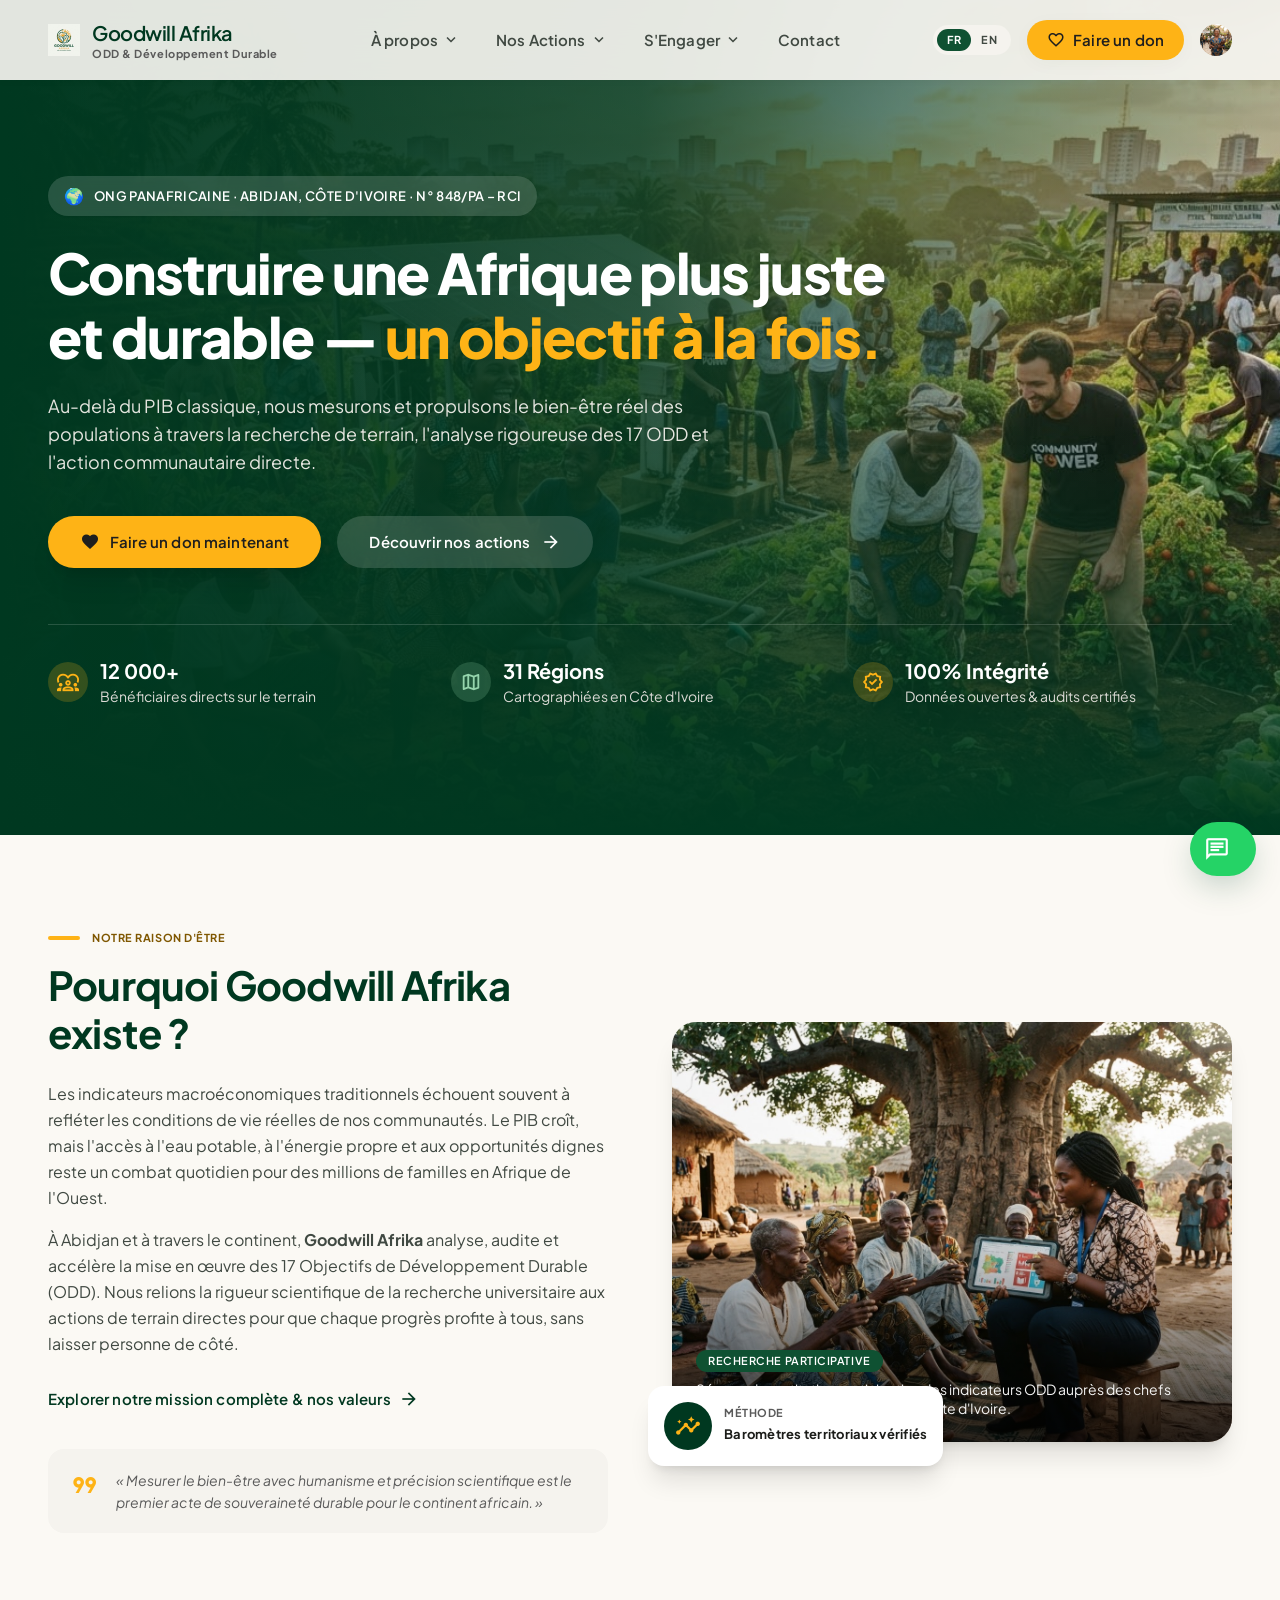
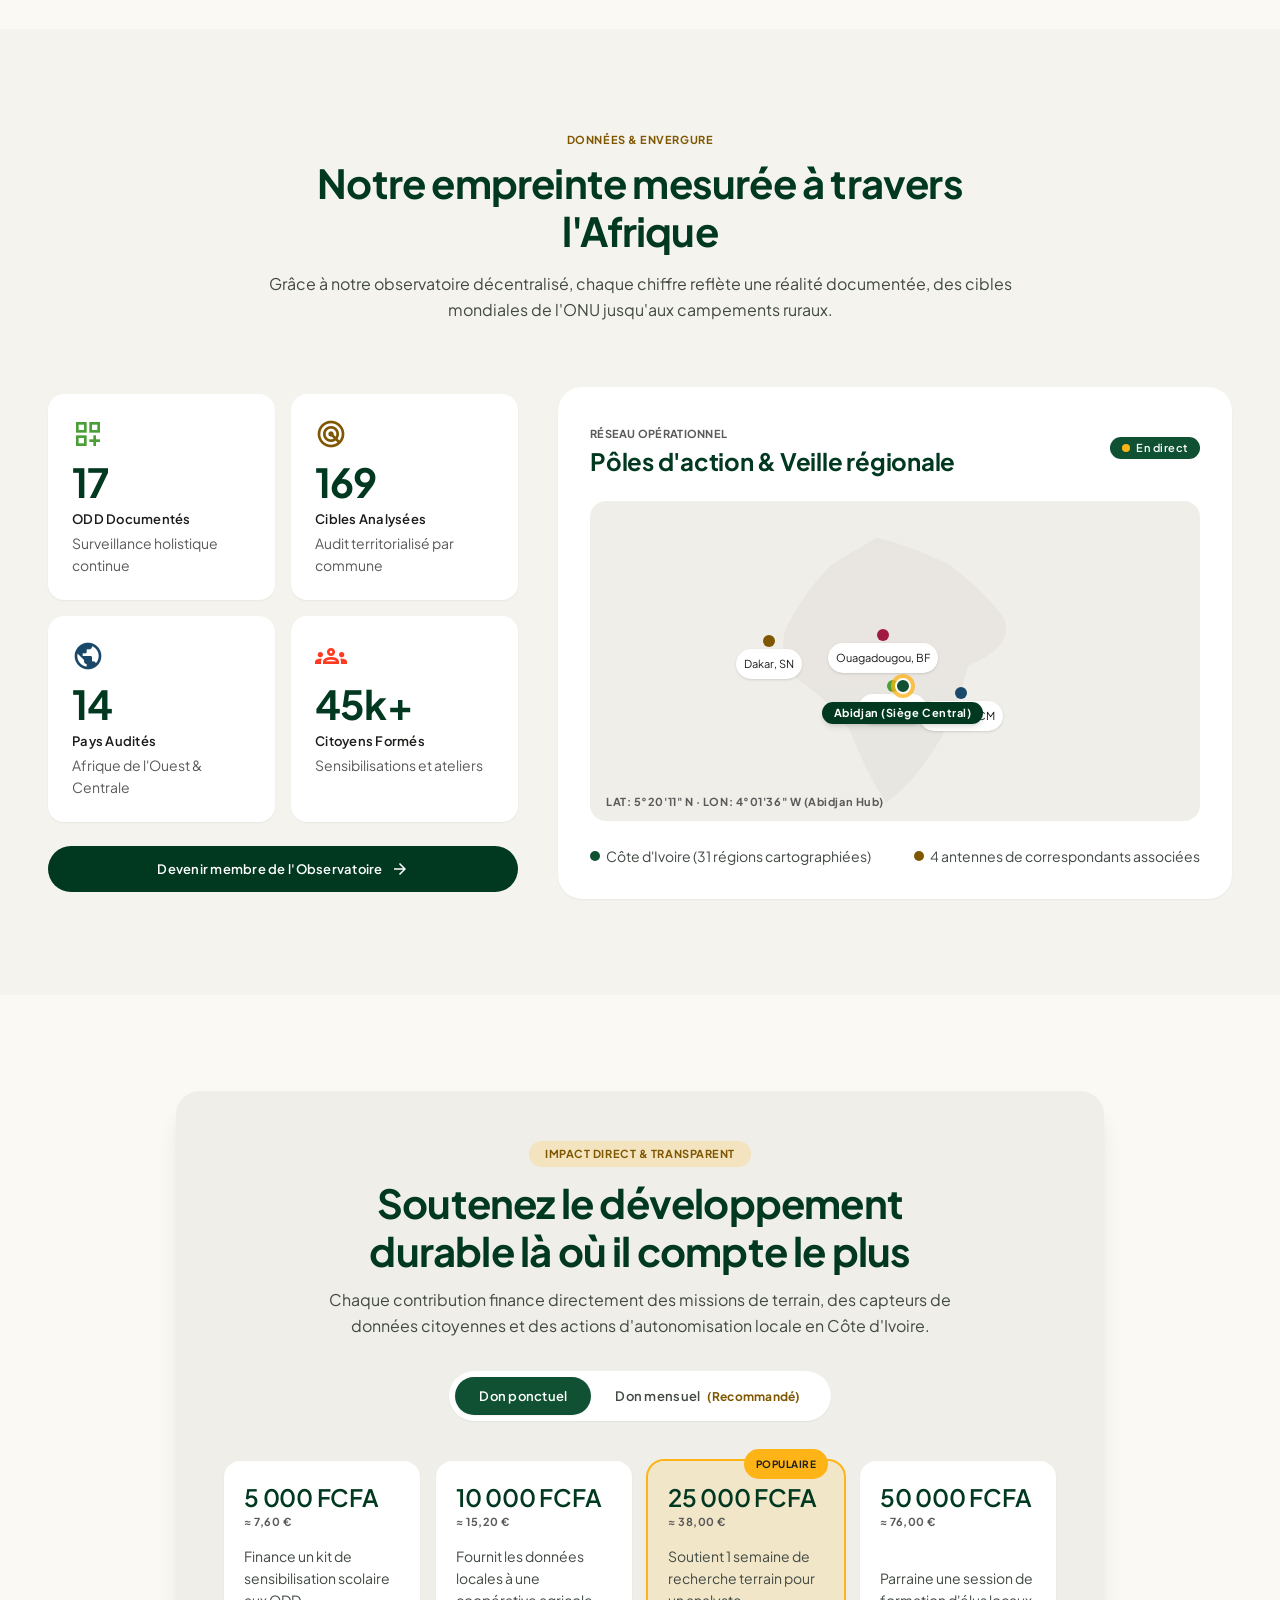
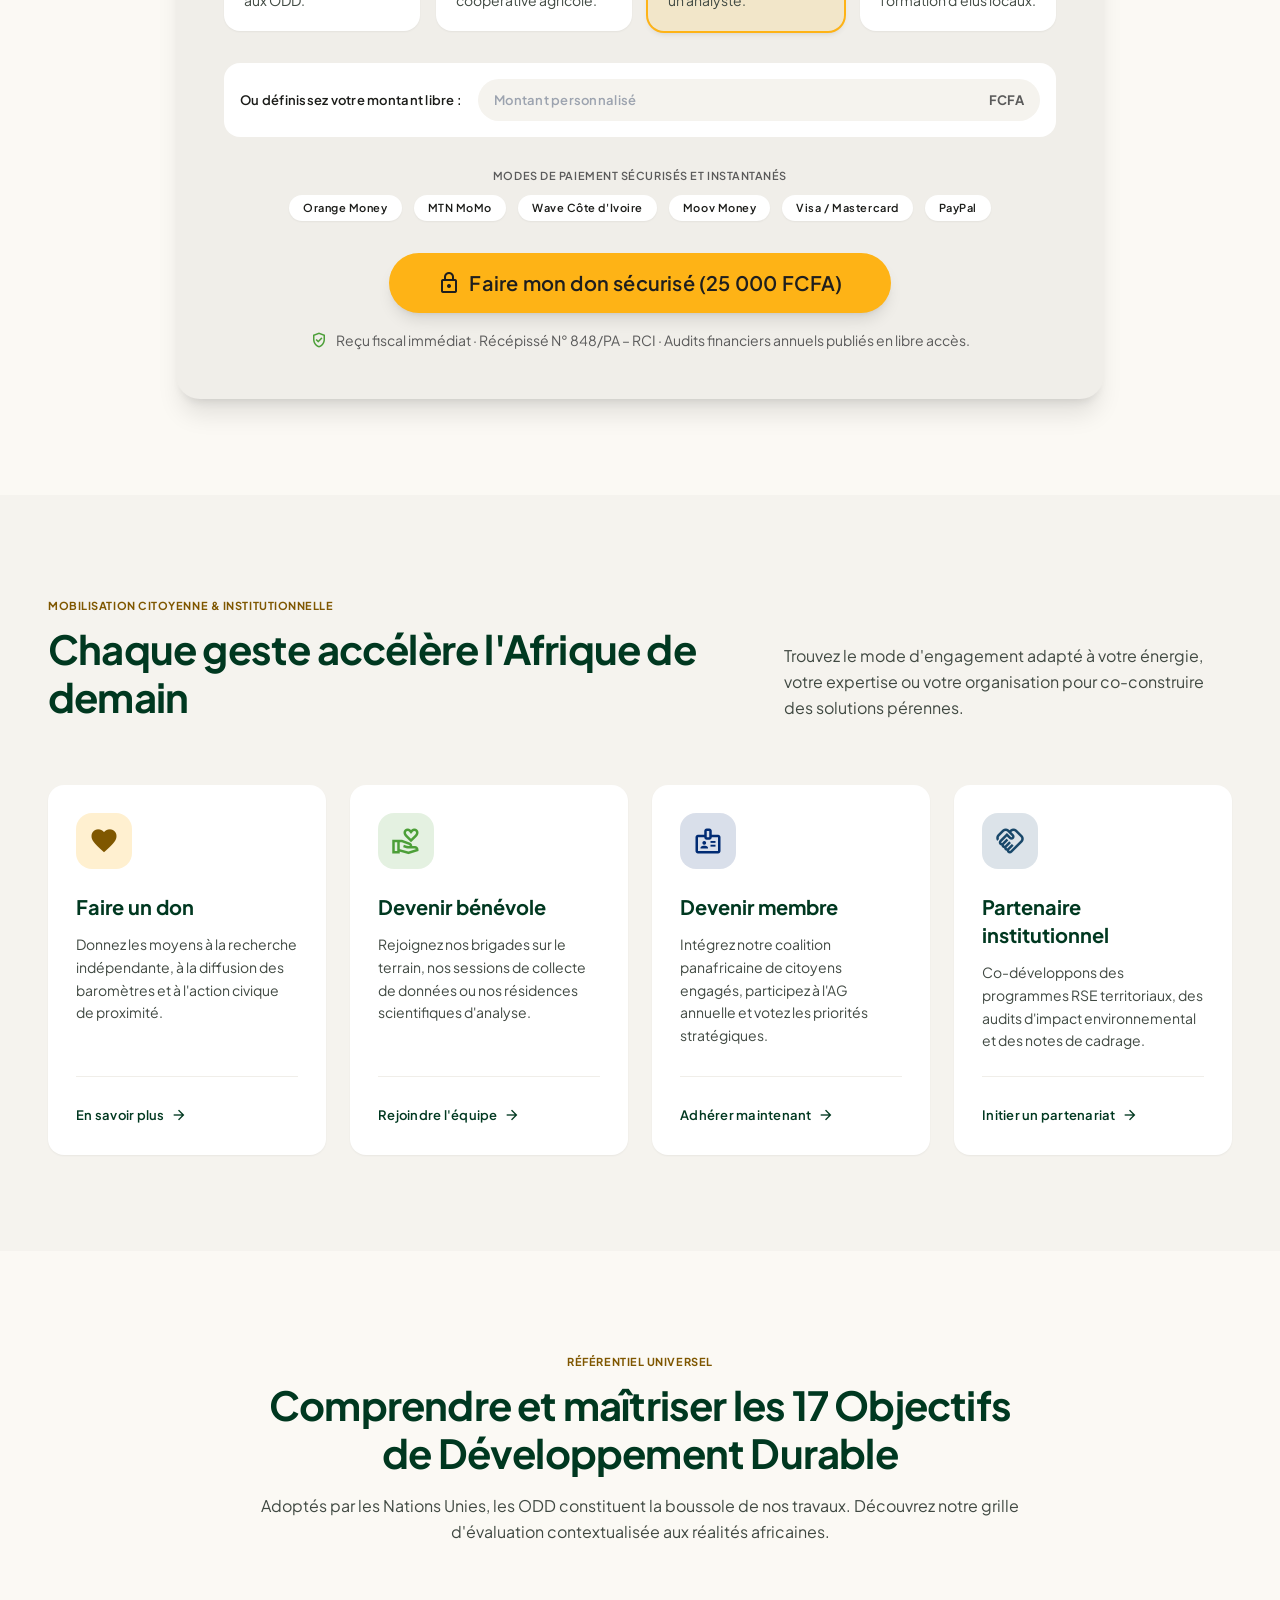
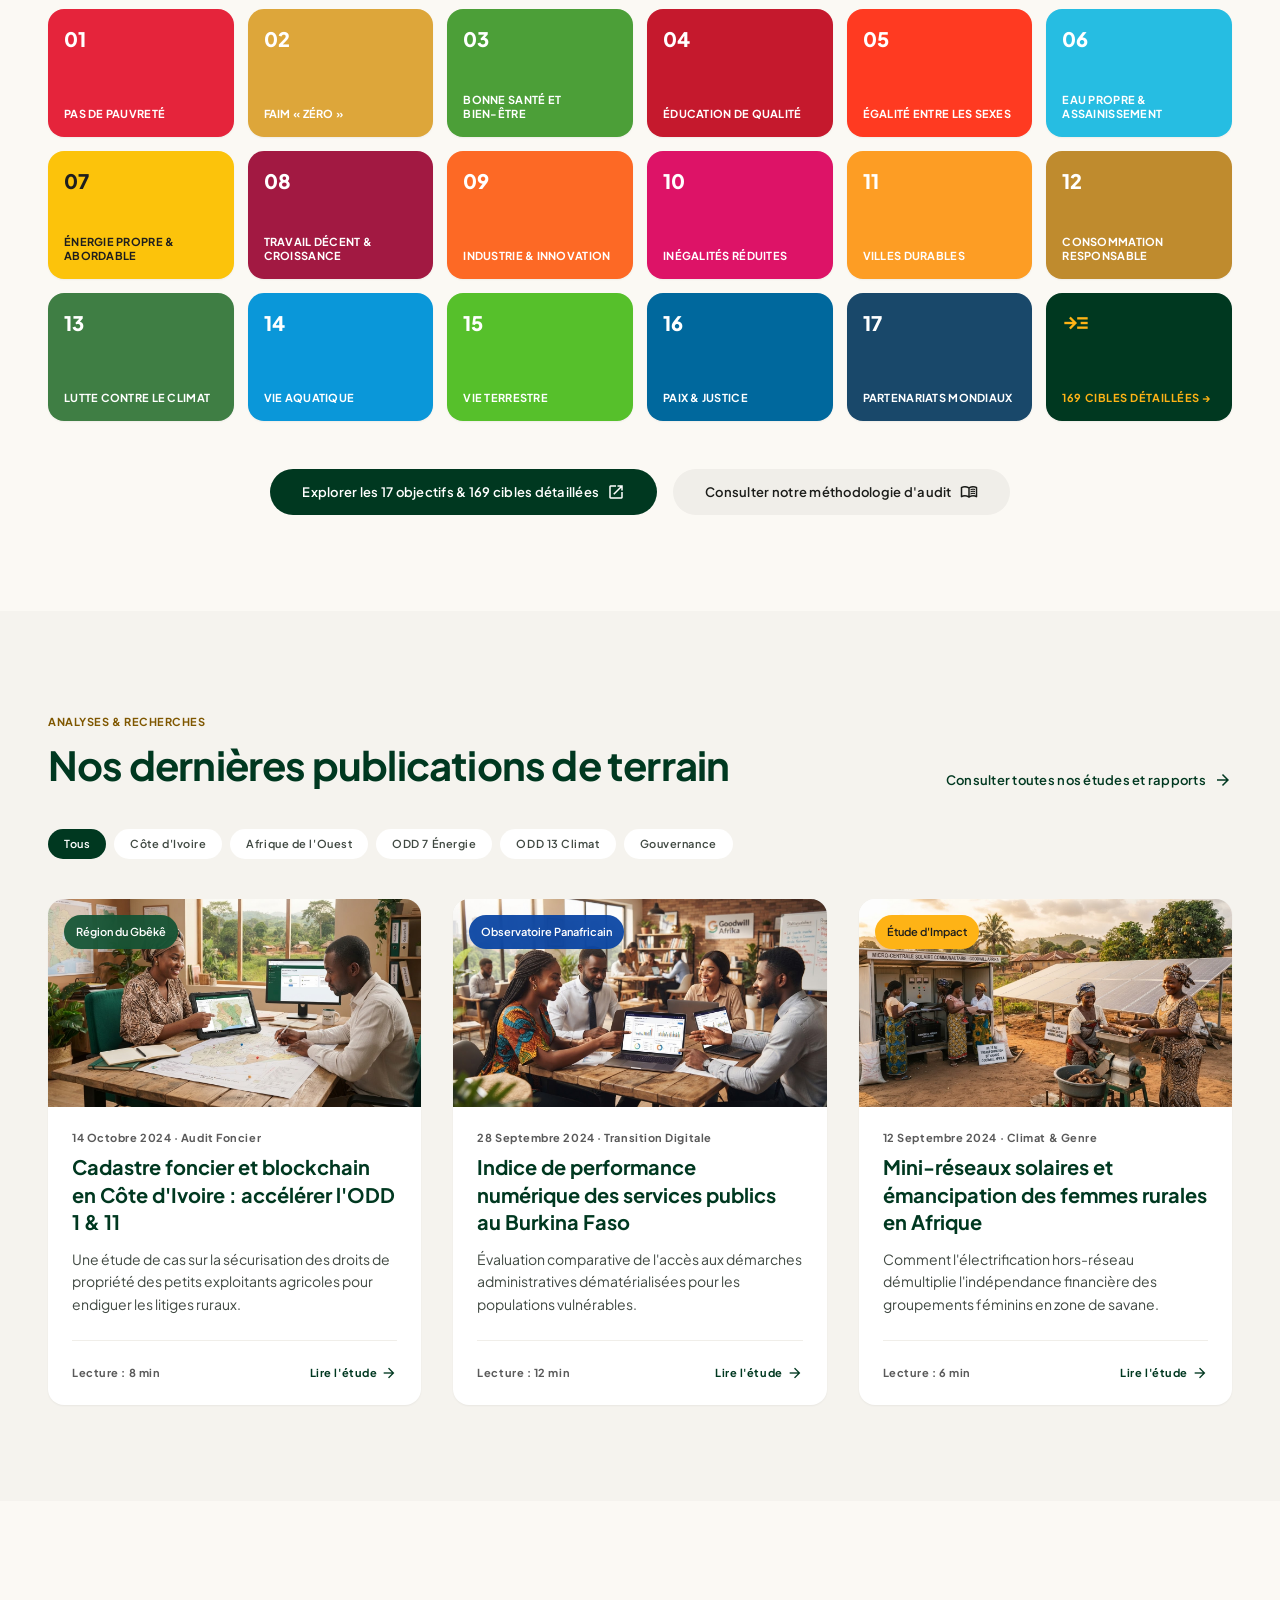
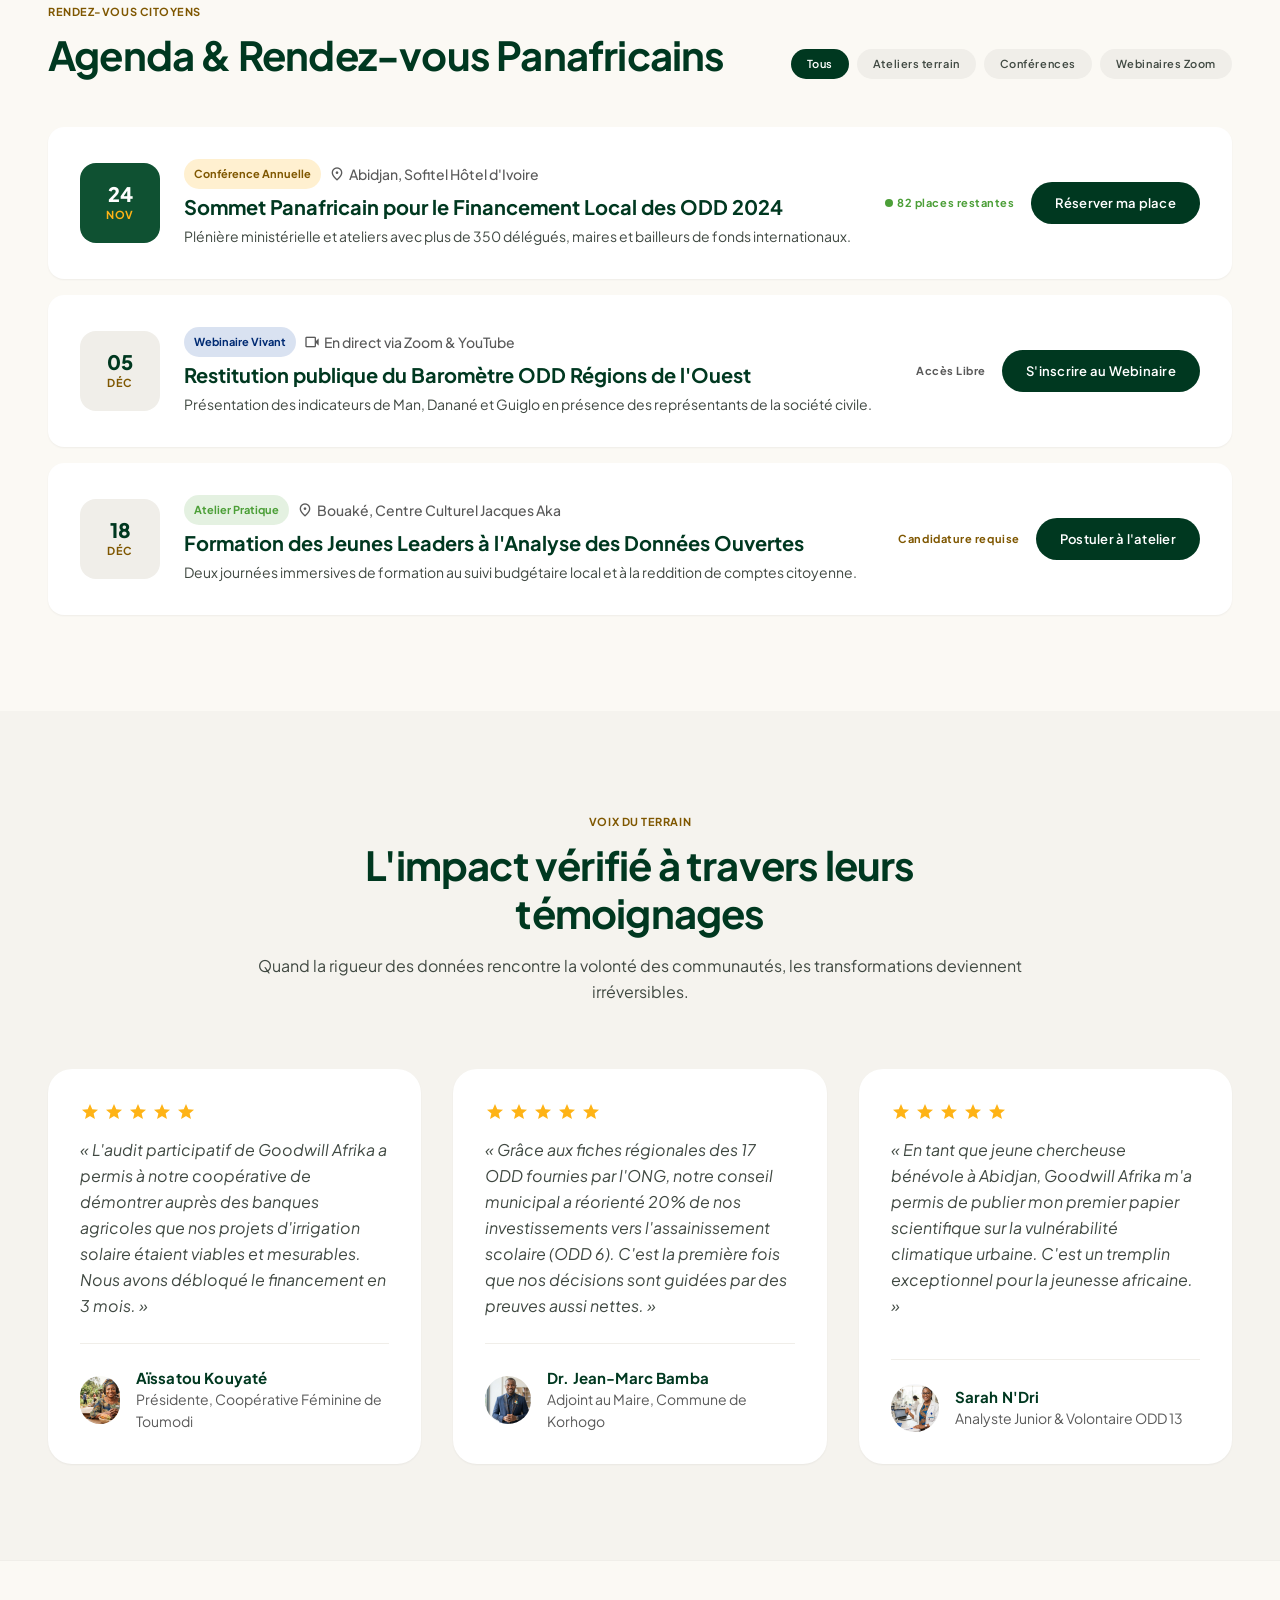
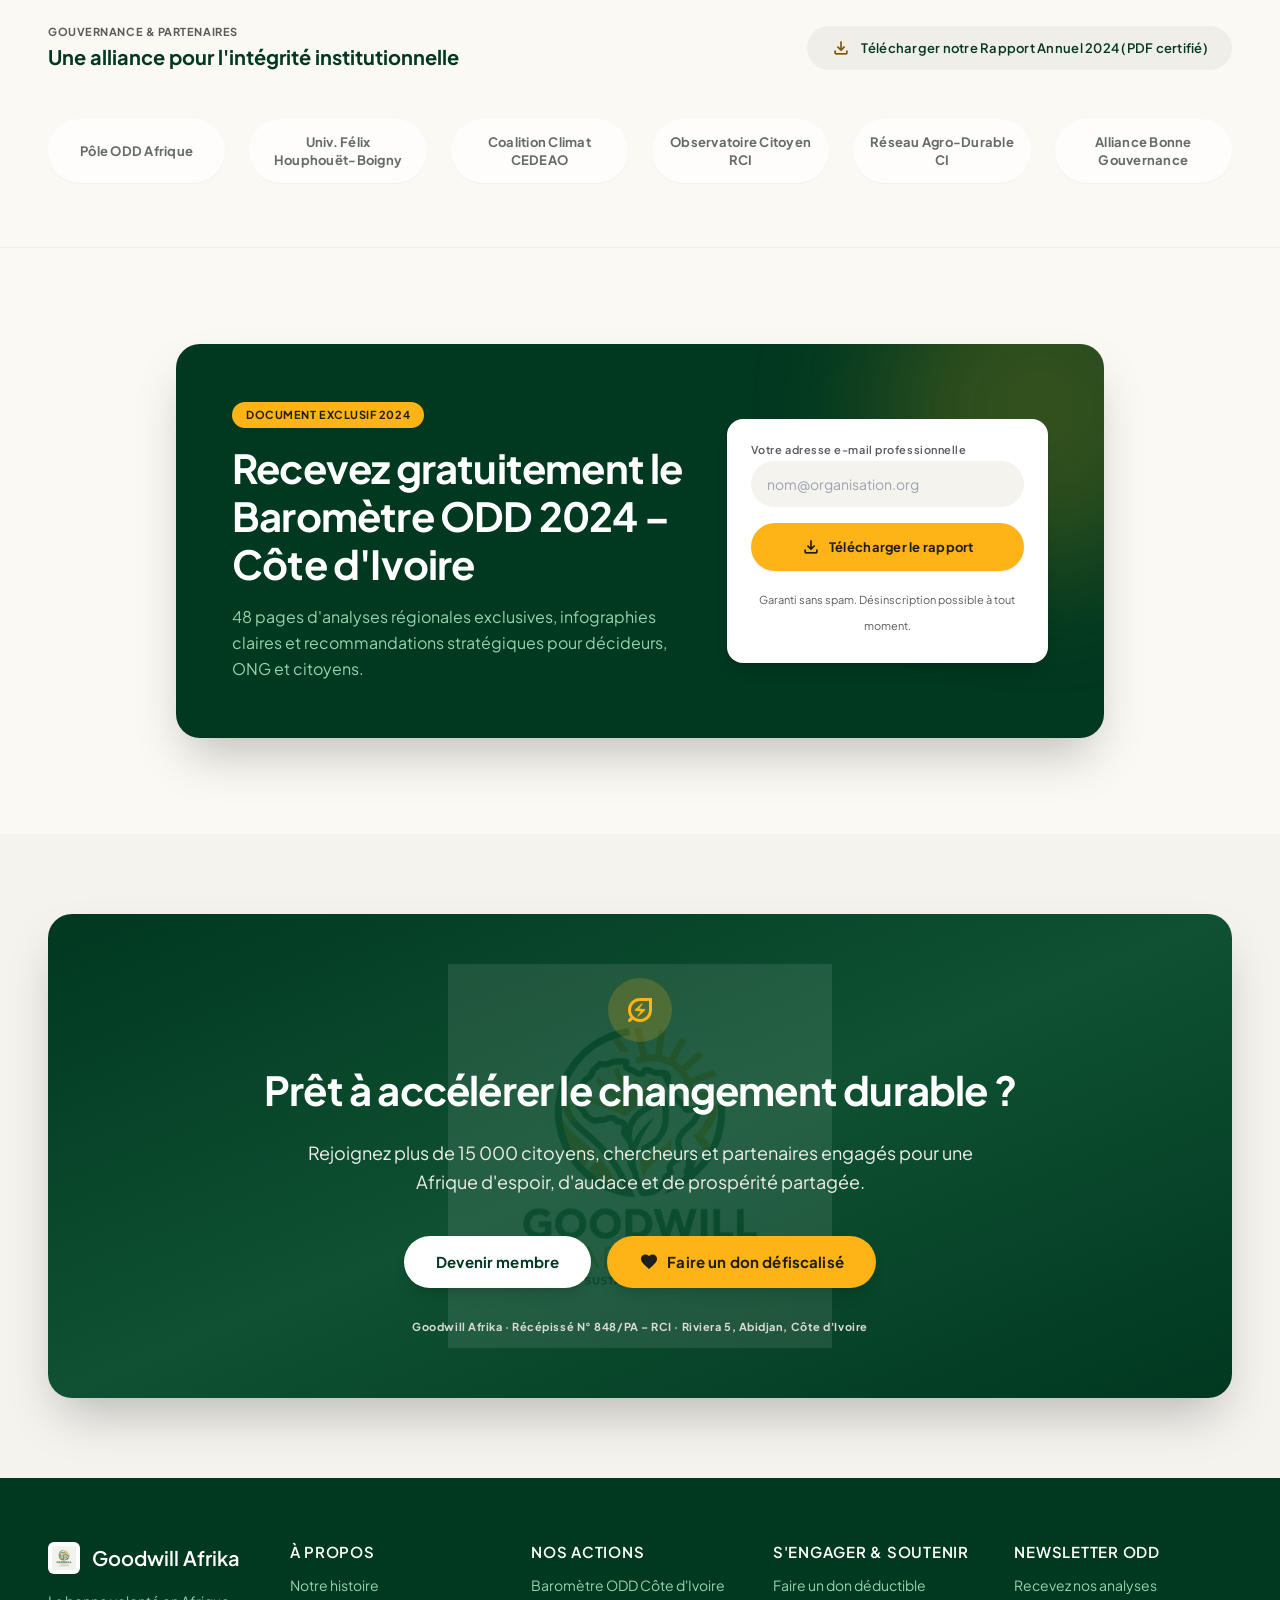
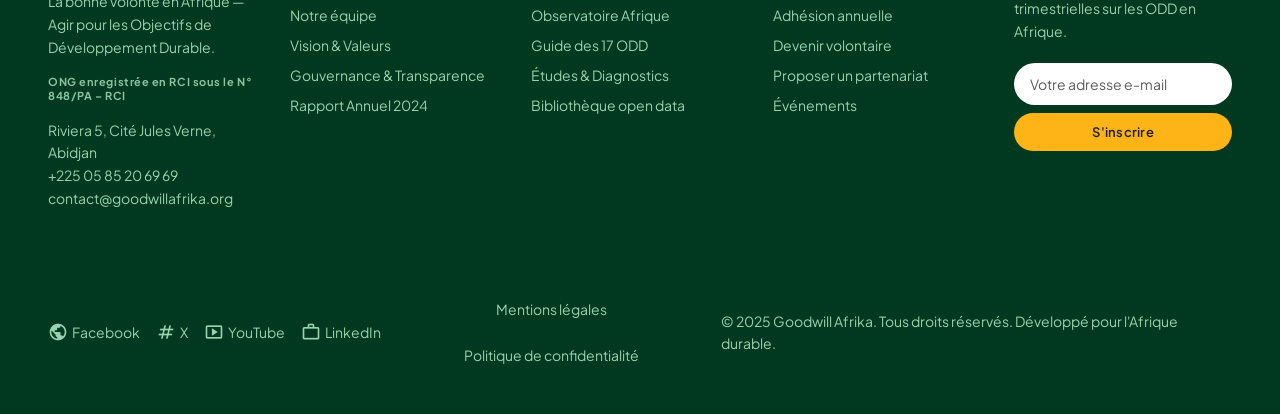
<file: index.html>
<!DOCTYPE html>

<html lang="fr"><head><meta charset="utf-8"/><meta content="width=device-width, initial-scale=1.0, viewport-fit=cover" name="viewport"/><meta name="theme-color" content="#003820"/><link rel="apple-touch-icon" href="assets/img/logo.jpg"/><meta content="web_standard" name="shell-type"/><title>Goodwill Afrika — ODD &amp; Développement Durable</title><link href="https://fonts.googleapis.com/css2?family=Material+Symbols+Outlined:opsz,wght,FILL,GRAD@20..48,100..700,0..1,-50..200" rel="stylesheet"/><link href="https://fonts.googleapis.com" rel="preconnect"/><link crossorigin="" href="https://fonts.gstatic.com" rel="preconnect"/><link href="https://fonts.googleapis.com/css2?family=Plus+Jakarta+Sans:wght@400;500;600;700;800&amp;display=swap" rel="stylesheet"/>
<link href="https://fonts.googleapis.com/css2?family=Material+Symbols+Outlined:wght,FILL@100..700,0..1&amp;display=swap" rel="stylesheet"/><style>@layer base{html,body{margin:0;padding:0;}body{overscroll-behavior:none;}main>:first-child{margin-top:0!important;}main>:last-child{margin-bottom:0!important;}}::-webkit-scrollbar{display:none;}</style><link rel="stylesheet" href="assets/css/tailwind.css"/><link rel="icon" type="image/jpeg" href="assets/img/logo.jpg"/><meta name="description" content="Goodwill Afrika — ONG panafricaine basée à Abidjan : recherche, suivi des 17 ODD et action communautaire."/><link rel="stylesheet" href="assets/css/site.css"/></head><body class="bg-background font-body-md text-body-md text-on-surface antialiased"><header class="fixed top-0 w-full z-50 bg-surface/90 backdrop-blur-xl shadow-[0_1px_8px_rgba(0,0,0,0.04)]"><div class="h-20 max-w-7xl mx-auto px-4 sm:px-6 lg:px-12 flex items-center justify-between gap-3"><div class="flex items-center gap-3"><a class="flex items-center gap-3" data-path="home" href="#accueil"><img alt="Goodwill Afrika Logo" class="h-8 w-auto object-contain" src="assets/img/logo.jpg"/><div class="flex flex-col"><span class="font-headline-sm text-headline-sm text-primary tracking-tight whitespace-nowrap">Goodwill Afrika</span><span class="hidden sm:block font-label-sm text-label-sm text-text-muted">ODD &amp; Développement Durable</span></div></a></div><nav class="hidden xl:flex items-center gap-1" data-active-classes="bg-primary-container text-on-primary font-label-lg rounded-full"><div class="relative group"><button class="flex items-center gap-1 px-4 py-2 rounded-full font-label-lg text-label-lg text-on-surface-variant hover:text-on-surface hover:bg-surface-container transition-all" type="button"><span>À propos</span><span class="material-symbols-outlined text-[18px] transition-transform duration-200 group-hover:rotate-180">expand_more</span></button><div class="absolute left-0 top-full pt-2 opacity-0 pointer-events-none group-hover:opacity-100 group-hover:pointer-events-auto transition-all duration-200"><div class="w-80 bg-surface-card rounded-2xl p-3 shadow-[0_12px_32px_-4px_rgba(15,81,50,0.08),0_4px_12px_-2px_rgba(0,0,0,0.03)] grid gap-1"><a class="flex flex-col p-3 rounded-xl hover:bg-surface-container transition-colors" data-path="our-story" href="#notre-mission"><span class="font-label-lg text-label-lg text-on-surface font-semibold">Notre histoire &amp; mission</span><span class="font-body-sm text-body-sm text-text-muted mt-0.5">Mesurer le bien-être au-delà du PIB en Afrique</span></a><a class="flex flex-col p-3 rounded-xl hover:bg-surface-container transition-colors" data-path="our-team" href="#our-team"><span class="font-label-lg text-label-lg text-on-surface font-semibold">Notre équipe</span><span class="font-body-sm text-body-sm text-text-muted mt-0.5">Chercheurs pluridisciplinaires basés à Abidjan</span></a><a class="flex flex-col p-3 rounded-xl hover:bg-surface-container transition-colors" data-path="our-vision" href="#notre-mission"><span class="font-label-lg text-label-lg text-on-surface font-semibold">Vision &amp; valeurs</span><span class="font-body-sm text-body-sm text-text-muted mt-0.5">Intégrité, autonomisation et impact mesuré</span></a><a class="flex flex-col p-3 rounded-xl hover:bg-surface-container transition-colors" data-path="news" href="#publications"><span class="font-label-lg text-label-lg text-on-surface font-semibold">Actualités</span><span class="font-body-sm text-body-sm text-text-muted mt-0.5">Communiqués et retours du terrain</span></a></div></div></div><div class="relative group"><button class="flex items-center gap-1 px-4 py-2 rounded-full font-label-lg text-label-lg text-on-surface-variant hover:text-on-surface hover:bg-surface-container transition-all" type="button"><span>Nos Actions</span><span class="material-symbols-outlined text-[18px] transition-transform duration-200 group-hover:rotate-180">expand_more</span></button><div class="absolute left-0 top-full pt-2 opacity-0 pointer-events-none group-hover:opacity-100 group-hover:pointer-events-auto transition-all duration-200"><div class="w-96 bg-surface-card rounded-2xl p-3 shadow-[0_12px_32px_-4px_rgba(15,81,50,0.08),0_4px_12px_-2px_rgba(0,0,0,0.03)] grid gap-1"><a class="flex flex-col p-3 rounded-xl hover:bg-surface-container transition-colors" data-path="sdg-cote-divoire" href="#sdg-cote-divoire"><span class="font-label-lg text-label-lg text-on-surface font-semibold">Rapport ODD Côte d'Ivoire</span><span class="font-body-sm text-body-sm text-text-muted mt-0.5">Suivi territorialisé à travers 31 régions</span></a><a class="flex flex-col p-3 rounded-xl hover:bg-surface-container transition-colors" data-path="sdg-africa" href="#sdg-africa"><span class="font-label-lg text-label-lg text-on-surface font-semibold">Observatoire Panafricain</span><span class="font-body-sm text-body-sm text-text-muted mt-0.5">Indicateurs macro dans l'Union Africaine</span></a><a class="flex flex-col p-3 rounded-xl hover:bg-surface-container transition-colors" data-path="understand-the-sdgs" href="#odd"><span class="font-label-lg text-label-lg text-on-surface font-semibold">Comprendre les 17 ODD</span><span class="font-body-sm text-body-sm text-text-muted mt-0.5">Guide interactif des 169 cibles onusiennes</span></a><a class="flex flex-col p-3 rounded-xl hover:bg-surface-container transition-colors" data-path="services-and-advisory" href="#services-and-advisory"><span class="font-label-lg text-label-lg text-on-surface font-semibold">Études &amp; Conseil</span><span class="font-body-sm text-body-sm text-text-muted mt-0.5">Renforcement des institutions et société civile</span></a><a class="flex flex-col p-3 rounded-xl hover:bg-surface-container transition-colors" data-path="publications-and-resources" href="#publications"><span class="font-label-lg text-label-lg text-on-surface font-semibold">Ressources &amp; Données</span><span class="font-body-sm text-body-sm text-text-muted mt-0.5">Données ouvertes et notes d'orientation</span></a></div></div></div><div class="relative group"><button class="flex items-center gap-1 px-4 py-2 rounded-full font-label-lg text-label-lg text-on-surface-variant hover:text-on-surface hover:bg-surface-container transition-all" type="button"><span>S'Engager</span><span class="material-symbols-outlined text-[18px] transition-transform duration-200 group-hover:rotate-180">expand_more</span></button><div class="absolute left-0 top-full pt-2 opacity-0 pointer-events-none group-hover:opacity-100 group-hover:pointer-events-auto transition-all duration-200"><div class="w-96 bg-surface-card rounded-2xl p-3 shadow-[0_12px_32px_-4px_rgba(15,81,50,0.08),0_4px_12px_-2px_rgba(0,0,0,0.03)] grid gap-1"><a class="flex flex-col p-3 rounded-xl hover:bg-surface-container transition-colors" data-path="donate" href="#donation-flow"><span class="font-label-lg text-label-lg text-on-surface font-semibold">Faire un don</span><span class="font-body-sm text-body-sm text-text-muted mt-0.5">Fonds d'impact direct via Mobile Money et Carte</span></a><a class="flex flex-col p-3 rounded-xl hover:bg-surface-container transition-colors" data-path="volunteer" href="#action-pillars"><span class="font-label-lg text-label-lg text-on-surface font-semibold">Bénévolat</span><span class="font-body-sm text-body-sm text-text-muted mt-0.5">Missions de terrain et résidences de recherche</span></a><a class="flex flex-col p-3 rounded-xl hover:bg-surface-container transition-colors" data-path="become-a-member" href="#action-pillars"><span class="font-label-lg text-label-lg text-on-surface font-semibold">Devenir membre</span><span class="font-body-sm text-body-sm text-text-muted mt-0.5">Rejoignez notre coalition citoyenne panafricaine</span></a><a class="flex flex-col p-3 rounded-xl hover:bg-surface-container transition-colors" data-path="partner-with-us" href="#action-pillars"><span class="font-label-lg text-label-lg text-on-surface font-semibold">Partenariats</span><span class="font-body-sm text-body-sm text-text-muted mt-0.5">Coopérations institutionnelles et RSE</span></a><a class="flex flex-col p-3 rounded-xl hover:bg-surface-container transition-colors" data-path="events" href="#agenda"><span class="font-label-lg text-label-lg text-on-surface font-semibold">Événements</span><span class="font-body-sm text-body-sm text-text-muted mt-0.5">Conférences panafricaines et webinaires</span></a></div></div></div><a class="px-4 py-2 font-label-lg text-label-lg text-on-surface-variant hover:text-on-surface transition-colors" data-path="contact" href="#contact">Contact</a></nav><div class="flex items-center gap-2 sm:gap-4 shrink-0"><div class="hidden sm:flex items-center bg-surface-container-low rounded-full p-1"><button class="px-2.5 py-1 rounded-full bg-primary-container text-on-primary font-label-sm text-label-sm transition-all" type="button" data-lang="fr">FR</button><button class="px-2.5 py-1 rounded-full text-on-surface-variant hover:text-on-surface font-label-sm text-label-sm transition-all" type="button" data-lang="en">EN</button></div><a aria-label="Faire un don" class="inline-flex items-center gap-2 px-3 sm:px-5 py-2.5 whitespace-nowrap rounded-full bg-secondary-container text-text-primary hover:bg-cta-hover transition-all font-label-lg text-label-lg shadow-[0_4px_20px_-2px_rgba(15,81,50,0.04)]" data-path="donate" href="#donation-flow"><span class="material-symbols-outlined text-[18px]">favorite</span><span class="hidden sm:inline">Faire un don</span></a><img alt="Profile" class="hidden sm:block w-8 h-8 rounded-full object-cover" src="assets/img/profile.jpg"/><button aria-label="Menu" id="menu-toggle" aria-expanded="false" aria-controls="mobile-menu" class="xl:hidden p-2 rounded-full text-on-surface-variant hover:bg-surface-container hover:text-on-surface transition-colors" type="button"><span class="material-symbols-outlined text-[24px]">menu</span></button></div></div></header><div id="mobile-menu" class="fixed inset-0 z-[60] hidden xl:hidden" role="dialog" aria-modal="true" aria-label="Menu principal"><div class="absolute inset-0 bg-primary/40 backdrop-blur-sm" data-close-menu></div><div class="absolute right-0 top-0 h-full w-full max-w-sm bg-surface shadow-2xl flex flex-col"><div class="h-20 px-6 flex items-center justify-between border-b border-border-subtle"><span class="font-headline-sm text-headline-sm text-primary">Menu</span><button type="button" class="p-2 rounded-full hover:bg-surface-container" aria-label="Fermer le menu" data-close-menu><span class="material-symbols-outlined">close</span></button></div><nav class="flex-1 overflow-y-auto px-6 py-2"><details class="group border-b border-border-subtle"><summary class="flex items-center justify-between py-4 cursor-pointer list-none font-headline-sm text-headline-sm text-primary">À propos<span class="material-symbols-outlined transition-transform group-open:rotate-180">expand_more</span></summary><div class="pb-3"><a class="block px-4 py-3 rounded-xl text-on-surface font-label-lg text-label-lg hover:bg-surface-container" href="#notre-mission">Notre histoire &amp; mission</a><a class="block px-4 py-3 rounded-xl text-on-surface font-label-lg text-label-lg hover:bg-surface-container" href="#our-team">Notre équipe</a><a class="block px-4 py-3 rounded-xl text-on-surface font-label-lg text-label-lg hover:bg-surface-container" href="#notre-mission">Vision &amp; valeurs</a><a class="block px-4 py-3 rounded-xl text-on-surface font-label-lg text-label-lg hover:bg-surface-container" href="#publications">Actualités</a></div></details><details class="group border-b border-border-subtle"><summary class="flex items-center justify-between py-4 cursor-pointer list-none font-headline-sm text-headline-sm text-primary">Nos Actions<span class="material-symbols-outlined transition-transform group-open:rotate-180">expand_more</span></summary><div class="pb-3"><a class="block px-4 py-3 rounded-xl text-on-surface font-label-lg text-label-lg hover:bg-surface-container" href="#sdg-cote-divoire">Rapport ODD Côte d'Ivoire</a><a class="block px-4 py-3 rounded-xl text-on-surface font-label-lg text-label-lg hover:bg-surface-container" href="#sdg-africa">Observatoire Panafricain</a><a class="block px-4 py-3 rounded-xl text-on-surface font-label-lg text-label-lg hover:bg-surface-container" href="#odd">Comprendre les 17 ODD</a><a class="block px-4 py-3 rounded-xl text-on-surface font-label-lg text-label-lg hover:bg-surface-container" href="#services-and-advisory">Études &amp; Conseil</a><a class="block px-4 py-3 rounded-xl text-on-surface font-label-lg text-label-lg hover:bg-surface-container" href="#publications">Ressources &amp; Données</a></div></details><details class="group border-b border-border-subtle"><summary class="flex items-center justify-between py-4 cursor-pointer list-none font-headline-sm text-headline-sm text-primary">S'Engager<span class="material-symbols-outlined transition-transform group-open:rotate-180">expand_more</span></summary><div class="pb-3"><a class="block px-4 py-3 rounded-xl text-on-surface font-label-lg text-label-lg hover:bg-surface-container" href="#donation-flow">Faire un don</a><a class="block px-4 py-3 rounded-xl text-on-surface font-label-lg text-label-lg hover:bg-surface-container" href="#action-pillars">Bénévolat</a><a class="block px-4 py-3 rounded-xl text-on-surface font-label-lg text-label-lg hover:bg-surface-container" href="#action-pillars">Devenir membre</a><a class="block px-4 py-3 rounded-xl text-on-surface font-label-lg text-label-lg hover:bg-surface-container" href="#action-pillars">Partenariats</a><a class="block px-4 py-3 rounded-xl text-on-surface font-label-lg text-label-lg hover:bg-surface-container" href="#agenda">Événements</a></div></details><a class="block py-4 font-headline-sm text-headline-sm text-primary" href="#contact">Contact</a></nav><div class="p-6 border-t border-border-subtle"><a class="flex items-center justify-center gap-2 w-full px-5 py-3.5 rounded-full bg-secondary-container text-text-primary hover:bg-cta-hover font-label-lg text-label-lg" href="#donation-flow"><span class="material-symbols-outlined text-[18px]">favorite</span>Faire un don</a></div></div></div><main class="w-full pt-20 bg-background"><div class="flex flex-col w-full">
<!-- ========================================================================= -->
<!-- SECTION 1: HERO SECTION                                                   -->
<!-- ========================================================================= -->
<section id="accueil" class="relative w-full -mt-20 overflow-hidden bg-primary text-on-primary">
<!-- Hero Background with Subtle Motion & Editorial Scrim -->
<div class="absolute inset-0 z-0">
<img alt="Communauté en Côte d'Ivoire engagée pour les ODD et l'énergie solaire" class="w-full h-full object-cover object-center scale-105 transition-transform duration-1000 ease-out" src="assets/img/hero.jpg"/>
<div class="absolute inset-0 bg-gradient-to-r from-primary via-primary/80 to-transparent"></div>
<div class="absolute inset-0 bg-gradient-to-t from-primary via-transparent to-primary/40"></div>
</div>
<div class="relative z-10 max-w-7xl mx-auto px-5 sm:px-6 lg:px-12 pt-28 pb-12 sm:pt-36 sm:pb-24 lg:pt-44 lg:pb-32 flex flex-col justify-end sm:min-h-[80vh] lg:min-h-[92vh]">
<!-- Official Badge -->
<div class="inline-flex items-center gap-2.5 px-4 py-2 rounded-full bg-surface-card/15 backdrop-blur-md border-subtle text-primary-fixed w-fit mb-6 shadow-sm">
<span class="text-secondary-container text-base">🌍</span>
<span class="font-label-md text-label-md tracking-wide uppercase font-semibold text-on-primary">ONG Panafricaine · Abidjan, Côte d'Ivoire · N° 848/PA – RCI</span>
</div>
<!-- Main Headline -->
<h1 class="font-display-hero text-display-hero-mobile lg:text-display-hero font-extrabold max-w-4xl text-on-primary tracking-tight leading-none mb-6">
        Construire une Afrique plus juste et durable — <span class="text-secondary-container">un objectif à la fois.</span>
</h1>
<!-- Subtitle -->
<p class="font-body-xl text-body-md sm:text-body-xl text-surface-container max-w-2xl font-normal leading-relaxed mb-8 sm:mb-10 text-opacity-95">
        Au-delà du PIB classique, nous mesurons et propulsons le bien-être réel des populations à travers la recherche de terrain, l'analyse rigoureuse des 17 ODD et l'action communautaire directe.
      </p>
<!-- Action Buttons -->
<div class="flex flex-col sm:flex-row sm:flex-wrap sm:items-center gap-3 sm:gap-4 mb-10 sm:mb-14">
<a class="justify-center inline-flex items-center gap-2.5 px-8 py-4 rounded-full bg-secondary-container text-text-primary hover:bg-cta-hover transition-all duration-200 font-label-lg text-label-lg shadow-xl hover:-translate-y-0.5 active:scale-95" href="#donation-flow">
<span class="material-symbols-outlined text-[20px] text-text-primary" style="font-variation-settings: 'FILL' 1;">favorite</span>
<span>Faire un don maintenant</span>
</a>
<a class="justify-center inline-flex items-center gap-2.5 px-8 py-4 rounded-full bg-surface-card/15 hover:bg-surface-card/25 backdrop-blur-md text-on-primary border-subtle transition-all duration-200 font-label-lg text-label-lg hover:-translate-y-0.5" href="#action-pillars">
<span>Découvrir nos actions</span>
<span class="material-symbols-outlined text-[20px]">arrow_forward</span>
</a>
</div>
<!-- Trust Indicators Floating Bar -->
<div class="pt-8 border-t border-surface-card/15 grid grid-cols-1 md:grid-cols-3 gap-6 text-on-primary/90">
<div class="flex items-center gap-3">
<div class="w-10 h-10 rounded-full bg-secondary-container/20 flex items-center justify-center text-secondary-container">
<span class="material-symbols-outlined text-[22px]">diversity_1</span>
</div>
<div>
<div class="font-headline-sm text-headline-sm font-bold text-on-primary">12 000+</div>
<div class="font-body-sm text-body-sm text-surface-dim">Bénéficiaires directs sur le terrain</div>
</div>
</div>
<div class="flex items-center gap-3">
<div class="w-10 h-10 rounded-full bg-primary-fixed-dim/20 flex items-center justify-center text-primary-fixed-dim">
<span class="material-symbols-outlined text-[22px]">map</span>
</div>
<div>
<div class="font-headline-sm text-headline-sm font-bold text-on-primary">31 Régions</div>
<div class="font-body-sm text-body-sm text-surface-dim">Cartographiées en Côte d'Ivoire</div>
</div>
</div>
<div class="flex items-center gap-3">
<div class="w-10 h-10 rounded-full bg-secondary-container/20 flex items-center justify-center text-secondary-container">
<span class="material-symbols-outlined text-[22px]">verified</span>
</div>
<div>
<div class="font-headline-sm text-headline-sm font-bold text-on-primary">100% Intégrité</div>
<div class="font-body-sm text-body-sm text-surface-dim">Données ouvertes &amp; audits certifiés</div>
</div>
</div>
</div>
</div>
</section>
<!-- ========================================================================= -->
<!-- SECTION 2: MISSION STATEMENT & PURPOSE                                    -->
<!-- ========================================================================= -->
<section class="w-full py-14 lg:py-24 bg-surface" id="notre-mission">
<div class="max-w-7xl mx-auto px-5 sm:px-6 lg:px-12">
<div class="grid grid-cols-1 lg:grid-cols-12 gap-12 lg:gap-16 items-center">
<!-- Text Column -->
<div class="lg:col-span-6 flex flex-col justify-center">
<div class="flex items-center gap-3 mb-4">
<span class="w-8 h-1 rounded-full bg-secondary-container"></span>
<span class="font-label-sm text-label-sm uppercase tracking-wider text-secondary font-bold">Notre Raison d'Être</span>
</div>
<h2 class="font-headline-xl text-headline-xl-mobile lg:text-headline-xl text-primary font-bold mb-6 tracking-tight">
            Pourquoi Goodwill Afrika existe ?
          </h2>
<div class="space-y-4 font-body-md text-body-md text-on-surface-variant leading-relaxed">
<p>
              Les indicateurs macroéconomiques traditionnels échouent souvent à refléter les conditions de vie réelles de nos communautés. Le PIB croît, mais l'accès à l'eau potable, à l'énergie propre et aux opportunités dignes reste un combat quotidien pour des millions de familles en Afrique de l'Ouest.
            </p>
<p>
              À Abidjan et à travers le continent, <strong>Goodwill Afrika</strong> analyse, audite et accélère la mise en œuvre des 17 Objectifs de Développement Durable (ODD). Nous relions la rigueur scientifique de la recherche universitaire aux actions de terrain directes pour que chaque progrès profite à tous, sans laisser personne de côté.
            </p>
</div>
<div class="mt-8 flex items-center gap-4">
<a class="inline-flex items-center gap-2 font-label-lg text-label-lg text-primary hover:text-secondary font-semibold group transition-colors" href="#">
<span>Explorer notre mission complète &amp; nos valeurs</span>
<span class="material-symbols-outlined text-[20px] transition-transform duration-200 group-hover:translate-x-1">arrow_forward</span>
</a>
</div>
<!-- Micro Highlight Quote -->
<div class="mt-10 p-5 rounded-2xl bg-surface-container-low flex items-start gap-4">
<span class="material-symbols-outlined text-secondary-container text-[32px] shrink-0">format_quote</span>
<p class="font-body-sm text-body-sm text-text-muted italic">
              « Mesurer le bien-être avec humanisme et précision scientifique est le premier acte de souveraineté durable pour le continent africain. »
            </p>
</div>
</div>
<!-- Visual Column with Research Photo -->
<div class="lg:col-span-6">
<div class="relative">
<div class="rounded-3xl overflow-hidden shadow-xl bg-surface-card aspect-[4/3] relative">
<img alt="Séance de restitution participative des indicateurs ODD auprès des chefs communautaires" class="w-full h-full object-cover" src="assets/img/mission.jpg"/>
<div class="absolute inset-0 bg-gradient-to-t from-black/80 via-transparent to-transparent"></div>
<div class="absolute bottom-0 inset-x-0 p-6 text-white">
<span class="px-3 py-1 rounded-full bg-primary-container text-on-primary font-label-sm text-label-sm uppercase font-semibold inline-block mb-2">Recherche participative</span>
<p class="font-body-sm text-body-sm text-white/95 leading-snug">
                  Séance de restitution participative des indicateurs ODD auprès des chefs communautaires, région du Bélier, Côte d'Ivoire.
                </p>
</div>
</div>
<!-- Floating Accent Card -->
<div class="absolute -bottom-6 -left-6 bg-surface-card p-4 rounded-2xl shadow-xl flex items-center gap-3 max-w-xs hidden sm:flex">
<div class="w-12 h-12 rounded-xl bg-primary flex items-center justify-center text-secondary-container shrink-0">
<span class="material-symbols-outlined text-[26px]">insights</span>
</div>
<div>
<span class="font-label-sm text-label-sm text-text-muted uppercase block font-bold">Méthode</span>
<span class="font-label-md text-label-md text-on-surface font-bold">Baromètres territoriaux vérifiés</span>
</div>
</div>
</div>
</div>
</div>
</div>
</section>
<!-- ========================================================================= -->
<!-- SECTION 3: IMPACT NUMBERS & AFRICAN MAP                                   -->
<!-- ========================================================================= -->
<section class="w-full py-14 lg:py-24 bg-surface-container-low text-on-surface">
<div class="max-w-7xl mx-auto px-5 sm:px-6 lg:px-12">
<!-- Section Header -->
<div class="text-center max-w-3xl mx-auto mb-10 lg:mb-16">
<span class="font-label-sm text-label-sm uppercase tracking-wider text-secondary font-bold">Données &amp; Envergure</span>
<h2 class="font-headline-xl text-headline-xl-mobile lg:text-headline-xl text-primary font-bold mt-2 mb-4 tracking-tight">
          Notre empreinte mesurée à travers l'Afrique
        </h2>
<p class="font-body-md text-body-md text-on-surface-variant">
          Grâce à notre observatoire décentralisé, chaque chiffre reflète une réalité documentée, des cibles mondiales de l'ONU jusqu'aux campements ruraux.
        </p>
</div>
<div class="grid grid-cols-1 lg:grid-cols-12 gap-10 items-center">
<!-- 4 Impact Counters -->
<div class="lg:col-span-5 grid grid-cols-2 gap-4">
<div class="p-4 sm:p-6 rounded-2xl bg-surface-card shadow-sm hover:shadow-md transition-shadow">
<span class="material-symbols-outlined text-sdg-3-good-health text-[32px] mb-2">dashboard_customize</span>
<div class="font-headline-xl text-headline-xl-mobile lg:text-headline-xl font-bold text-primary">17</div>
<div class="font-label-md text-label-md text-on-surface font-semibold mt-1">ODD Documentés</div>
<p class="font-body-sm text-body-sm text-text-muted mt-1">Surveillance holistique continue</p>
</div>
<div class="p-4 sm:p-6 rounded-2xl bg-surface-card shadow-sm hover:shadow-md transition-shadow">
<span class="material-symbols-outlined text-secondary text-[32px] mb-2">radar</span>
<div class="font-headline-xl text-headline-xl-mobile lg:text-headline-xl font-bold text-primary">169</div>
<div class="font-label-md text-label-md text-on-surface font-semibold mt-1">Cibles Analysées</div>
<p class="font-body-sm text-body-sm text-text-muted mt-1">Audit territorialisé par commune</p>
</div>
<div class="p-4 sm:p-6 rounded-2xl bg-surface-card shadow-sm hover:shadow-md transition-shadow">
<span class="material-symbols-outlined text-sdg-17-partnerships text-[32px] mb-2">public</span>
<div class="font-headline-xl text-headline-xl-mobile lg:text-headline-xl font-bold text-primary">14</div>
<div class="font-label-md text-label-md text-on-surface font-semibold mt-1">Pays Audités</div>
<p class="font-body-sm text-body-sm text-text-muted mt-1">Afrique de l'Ouest &amp; Centrale</p>
</div>
<div class="p-4 sm:p-6 rounded-2xl bg-surface-card shadow-sm hover:shadow-md transition-shadow">
<span class="material-symbols-outlined text-sdg-5-gender-equality text-[32px] mb-2">groups</span>
<div class="font-headline-xl text-headline-xl-mobile lg:text-headline-xl font-bold text-primary">45k+</div>
<div class="font-label-md text-label-md text-on-surface font-semibold mt-1">Citoyens Formés</div>
<p class="font-body-sm text-body-sm text-text-muted mt-1">Sensibilisations et ateliers</p>
</div>
<div class="col-span-2 pt-2">
<a class="w-full inline-flex items-center justify-center gap-2 px-6 py-3.5 rounded-full bg-primary text-on-primary hover:bg-primary-container transition-all font-label-md text-label-md" href="#">
<span>Devenir membre de l'Observatoire</span>
<span class="material-symbols-outlined text-[18px]">arrow_forward</span>
</a>
</div>
</div>
<!-- Stylized African Map Visual Representation -->
<div class="lg:col-span-7 bg-surface-card p-5 sm:p-8 rounded-3xl shadow-sm relative overflow-hidden">
<div class="flex items-center justify-between mb-6">
<div>
<span class="font-label-sm text-label-sm uppercase tracking-wide text-text-muted font-bold">Réseau Opérationnel</span>
<h3 class="font-headline-md text-headline-md font-bold text-primary">Pôles d'action &amp; Veille régionale</h3>
</div>
<span class="px-3 py-1 rounded-full bg-primary-container text-on-primary font-label-sm text-label-sm font-semibold flex items-center gap-1.5 whitespace-nowrap shrink-0">
<span class="w-2 h-2 rounded-full bg-secondary-container animate-ping"></span>
              En direct
            </span>
</div>
<!-- Stylized Map Graphic using vector dots and focused hubs -->
<div class="relative w-full h-64 sm:h-80 bg-surface-container rounded-2xl flex items-center justify-center overflow-hidden p-4">
<!-- Background continent silhouette representation -->
<svg class="absolute inset-0 w-full h-full text-surface-variant opacity-60" fill="currentColor" viewbox="0 0 600 350">
<path d="M 280,40 Q 320,50 360,70 Q 400,100 420,130 Q 430,160 380,180 Q 370,220 350,260 Q 320,310 290,330 Q 270,300 250,250 Q 230,220 200,200 Q 170,180 180,140 Q 200,100 230,70 Z"></path>
</svg>
<!-- Map Hub: Abidjan (Côte d'Ivoire) - Primary Pulse -->
<div class="absolute left-[38%] top-[54%] flex flex-col items-center group cursor-pointer z-20">
<span class="relative flex h-6 w-6 items-center justify-center">
<span class="animate-ping absolute inline-flex h-full w-full rounded-full bg-secondary-container opacity-75"></span>
<span class="relative inline-flex rounded-full h-4 w-4 bg-primary-container border-2 border-surface-card"></span>
</span>
<div class="mt-1 px-3 py-1 rounded-lg bg-primary text-on-primary font-label-sm text-label-sm shadow-md font-bold whitespace-nowrap">
                Abidjan (Siège Central)
              </div>
</div>
<!-- Map Hub: Dakar (Sénégal) -->
<div class="absolute left-[24%] top-[42%] flex flex-col items-center group cursor-pointer z-10">
<span class="h-3 w-3 rounded-full bg-secondary"></span>
<div class="hidden sm:block mt-0.5 px-2 py-0.5 rounded bg-surface-card text-on-surface font-label-sm text-[11px] shadow whitespace-nowrap">
                Dakar, SN
              </div>
</div>
<!-- Map Hub: Accra (Ghana) -->
<div class="absolute left-[44%] top-[56%] flex flex-col items-center group cursor-pointer z-10">
<span class="h-3 w-3 rounded-full bg-sdg-3-good-health"></span>
<div class="hidden sm:block mt-0.5 px-2 py-0.5 rounded bg-surface-card text-on-surface font-label-sm text-[11px] shadow whitespace-nowrap">
                Accra, GH
              </div>
</div>
<!-- Map Hub: Ouagadougou (Burkina) -->
<div class="absolute left-[39%] top-[40%] flex flex-col items-center group cursor-pointer z-10">
<span class="h-3 w-3 rounded-full bg-sdg-8-decent-work"></span>
<div class="hidden sm:block mt-0.5 px-2 py-0.5 rounded bg-surface-card text-on-surface font-label-sm text-[11px] shadow whitespace-nowrap">
                Ouagadougou, BF
              </div>
</div>
<!-- Map Hub: Yaoundé (Cameroun) -->
<div class="absolute left-[54%] top-[58%] flex flex-col items-center group cursor-pointer z-10">
<span class="h-3 w-3 rounded-full bg-sdg-17-partnerships"></span>
<div class="hidden sm:block mt-0.5 px-2 py-0.5 rounded bg-surface-card text-on-surface font-label-sm text-[11px] shadow whitespace-nowrap">
                Yaoundé, CM
              </div>
</div>
<!-- Coordinate Grid Overlays -->
<div class="absolute bottom-3 left-4 text-text-muted font-label-sm text-label-sm">
              LAT: 5°20'11" N · LON: 4°01'36" W (Abidjan Hub)
            </div>
</div>
<!-- Bottom micro-status -->
<div class="mt-4 flex flex-wrap items-center justify-between gap-2 text-on-surface-variant font-body-sm text-body-sm pt-2">
<span class="flex items-center gap-1.5"><span class="w-2.5 h-2.5 rounded-full bg-primary-container"></span> Côte d'Ivoire (31 régions cartographiées)</span>
<span class="flex items-center gap-1.5"><span class="w-2.5 h-2.5 rounded-full bg-secondary"></span> 4 antennes de correspondants associées</span>
</div>
</div>
</div>
</div>
</section>
<!-- ========================================================================= -->
<!-- SECTION 4: HIGH-CONVERSION DONATION CARD (FCFA + INT'L)                    -->
<!-- ========================================================================= -->
<section class="w-full py-14 lg:py-24 bg-surface relative" id="donation-flow">
<div class="max-w-5xl mx-auto px-5 sm:px-6 lg:px-12">
<div class="bg-surface-container rounded-3xl p-5 sm:p-8 lg:p-12 shadow-xl border-subtle">
<div class="text-center max-w-2xl mx-auto mb-8">
<span class="px-4 py-1.5 rounded-full bg-secondary-container/20 text-secondary font-label-sm text-label-sm uppercase font-bold tracking-wider inline-block mb-3">
            Impact Direct &amp; Transparent
          </span>
<h2 class="font-headline-xl text-headline-xl-mobile lg:text-headline-xl text-primary font-bold tracking-tight">
            Soutenez le développement durable là où il compte le plus
          </h2>
<p class="font-body-md text-body-md text-on-surface-variant mt-3">
            Chaque contribution finance directement des missions de terrain, des capteurs de données citoyennes et des actions d'autonomisation locale en Côte d'Ivoire.
          </p>
</div>
<!-- Frequency Toggle -->
<div class="flex justify-center mb-6 sm:mb-10">
<div class="inline-flex p-1.5 rounded-full bg-surface-card shadow-sm" id="freq-toggle">
<button class="freq-btn whitespace-nowrap px-4 sm:px-6 py-2.5 rounded-full font-label-md text-label-md transition-all font-semibold bg-primary-container text-on-primary shadow-sm" data-freq="once" type="button">
              Don ponctuel
            </button>
<button class="freq-btn whitespace-nowrap px-4 sm:px-6 py-2.5 rounded-full font-label-md text-label-md transition-all font-semibold text-on-surface-variant hover:text-on-surface" data-freq="monthly" type="button">
              Don mensuel <span class="text-secondary font-bold text-xs ml-1 hidden sm:inline">(Recommandé)</span>
</button>
</div>
</div>
<!-- Preset Donation Tiers -->
<div class="grid grid-cols-2 lg:grid-cols-4 gap-3 sm:gap-4 mb-8">
<!-- Tier 1 -->
<button class="donation-tier text-left p-4 sm:p-5 rounded-2xl bg-surface-card hover:bg-surface-bright transition-all shadow-sm flex flex-col justify-between group active:scale-95" data-amount="5000" type="button">
<div>
<div class="font-headline-md text-headline-sm sm:text-headline-md font-bold text-primary group-hover:text-secondary-container whitespace-nowrap">5 000 FCFA</div>
<div class="font-label-sm text-label-sm text-text-muted mt-0.5">≈ 7,60 €</div>
</div>
<div class="font-body-sm text-body-sm text-on-surface-variant mt-4">
              Finance un kit de sensibilisation scolaire aux ODD.
            </div>
</button>
<!-- Tier 2 -->
<button class="donation-tier text-left p-4 sm:p-5 rounded-2xl bg-surface-card hover:bg-surface-bright transition-all shadow-sm flex flex-col justify-between group active:scale-95" data-amount="10000" type="button">
<div>
<div class="font-headline-md text-headline-sm sm:text-headline-md font-bold text-primary group-hover:text-secondary-container whitespace-nowrap">10 000 FCFA</div>
<div class="font-label-sm text-label-sm text-text-muted mt-0.5">≈ 15,20 €</div>
</div>
<div class="font-body-sm text-body-sm text-on-surface-variant mt-4">
              Fournit les données locales à une coopérative agricole.
            </div>
</button>
<!-- Tier 3: Popular -->
<button class="donation-tier text-left p-4 sm:p-5 rounded-2xl bg-secondary-container/15 hover:bg-secondary-container/25 transition-all shadow-md flex flex-col justify-between relative group active:scale-95 ring-2 ring-secondary-container" data-amount="25000" type="button">
<span class="absolute -top-3 right-4 px-3 py-0.5 rounded-full bg-secondary-container text-text-primary font-label-sm text-[10px] font-bold uppercase tracking-wider">
              Populaire
            </span>
<div>
<div class="font-headline-md text-headline-sm sm:text-headline-md font-bold text-primary whitespace-nowrap">25 000 FCFA</div>
<div class="font-label-sm text-label-sm text-text-muted mt-0.5">≈ 38,00 €</div>
</div>
<div class="font-body-sm text-body-sm text-on-surface-variant mt-4">
              Soutient 1 semaine de recherche terrain pour un analyste.
            </div>
</button>
<!-- Tier 4 -->
<button class="donation-tier text-left p-4 sm:p-5 rounded-2xl bg-surface-card hover:bg-surface-bright transition-all shadow-sm flex flex-col justify-between group active:scale-95" data-amount="50000" type="button">
<div>
<div class="font-headline-md text-headline-sm sm:text-headline-md font-bold text-primary group-hover:text-secondary-container whitespace-nowrap">50 000 FCFA</div>
<div class="font-label-sm text-label-sm text-text-muted mt-0.5">≈ 76,00 €</div>
</div>
<div class="font-body-sm text-body-sm text-on-surface-variant mt-4">
              Parraine une session de formation d'élus locaux.
            </div>
</button>
</div>
<!-- Custom Amount Input -->
<div class="bg-surface-card p-4 rounded-2xl mb-8 flex flex-col sm:flex-row items-center gap-4">
<div class="font-label-md text-label-md text-on-surface font-semibold shrink-0">
            Ou définissez votre montant libre :
          </div>
<div class="relative w-full">
<input class="w-full px-4 py-3 rounded-xl bg-surface-container-low text-on-surface font-label-md text-label-md focus:outline-none focus:ring-2 focus:ring-secondary-container" id="custom-donation-input" placeholder="Montant personnalisé" type="number"/>
<span class="absolute right-4 top-1/2 -translate-y-1/2 font-label-md text-label-md font-bold text-text-muted">FCFA</span>
</div>
</div>
<!-- Payment Channels (Mobile Money & Cards) -->
<div class="mb-8 text-center">
<span class="font-label-sm text-label-sm text-text-muted uppercase tracking-wider font-semibold block mb-3">Modes de paiement sécurisés et instantanés</span>
<div class="flex flex-wrap justify-center items-center gap-3">
<span class="px-3.5 py-1.5 rounded-xl bg-surface-card font-label-sm text-label-sm text-on-surface shadow-sm font-semibold">Orange Money</span>
<span class="px-3.5 py-1.5 rounded-xl bg-surface-card font-label-sm text-label-sm text-on-surface shadow-sm font-semibold">MTN MoMo</span>
<span class="px-3.5 py-1.5 rounded-xl bg-surface-card font-label-sm text-label-sm text-on-surface shadow-sm font-semibold">Wave Côte d'Ivoire</span>
<span class="px-3.5 py-1.5 rounded-xl bg-surface-card font-label-sm text-label-sm text-on-surface shadow-sm font-semibold">Moov Money</span>
<span class="px-3.5 py-1.5 rounded-xl bg-surface-card font-label-sm text-label-sm text-on-surface shadow-sm font-semibold">Visa / Mastercard</span>
<span class="px-3.5 py-1.5 rounded-xl bg-surface-card font-label-sm text-label-sm text-on-surface shadow-sm font-semibold">PayPal</span>
</div>
</div>
<!-- Submit Button -->
<div class="flex flex-col items-center">
<button class="w-full sm:w-auto px-6 sm:px-12 py-4 rounded-full bg-secondary-container text-text-primary hover:bg-cta-hover font-headline-sm text-label-lg sm:text-headline-sm font-bold shadow-lg hover:shadow-xl transition-all active:scale-98 flex items-center justify-center gap-2 whitespace-nowrap" id="confirm-donation-btn" type="button">
<span class="material-symbols-outlined text-[24px]">lock</span>
<span>Faire mon don<span class="hidden sm:inline"> sécurisé</span> (<span id="selected-amount-display">25 000 FCFA</span>)</span>
</button>
<!-- Legal & Transparency Seal -->
<div class="mt-4 flex items-center gap-2 text-center text-text-muted font-body-sm text-body-sm">
<span class="material-symbols-outlined text-sdg-3-good-health text-[18px]">verified_user</span>
<span>Reçu fiscal immédiat · Récépissé N° 848/PA – RCI · Audits financiers annuels publiés en libre accès.</span>
</div>
</div>
</div>
</div>
</section>
<!-- ========================================================================= -->
<!-- SECTION 5: WAYS TO MAKE A DIFFERENCE (4 CARDS)                            -->
<!-- ========================================================================= -->
<section class="w-full py-14 lg:py-24 bg-surface-container-low text-on-surface" id="action-pillars">
<div class="max-w-7xl mx-auto px-5 sm:px-6 lg:px-12">
<div class="flex flex-col md:flex-row md:items-end justify-between mb-10 lg:mb-16 gap-6">
<div>
<span class="font-label-sm text-label-sm uppercase tracking-wider text-secondary font-bold">Mobilisation Citoyenne &amp; Institutionnelle</span>
<h2 class="font-headline-xl text-headline-xl-mobile lg:text-headline-xl text-primary font-bold mt-2 tracking-tight">
            Chaque geste accélère l'Afrique de demain
          </h2>
</div>
<p class="font-body-md text-body-md text-on-surface-variant max-w-md">
          Trouvez le mode d'engagement adapté à votre énergie, votre expertise ou votre organisation pour co-construire des solutions pérennes.
        </p>
</div>
<!-- 4 Pillars Grid -->
<div class="grid grid-cols-1 md:grid-cols-2 lg:grid-cols-4 gap-6">
<!-- Card 1: Faire un don -->
<div class="bg-surface-card rounded-2xl p-7 shadow-sm hover:shadow-lg transition-all duration-300 hover:-translate-y-1 flex flex-col justify-between">
<div>
<div class="w-14 h-14 rounded-2xl bg-secondary-container/20 text-secondary flex items-center justify-center mb-6">
<span class="material-symbols-outlined text-[30px]" style="font-variation-settings: 'FILL' 1;">favorite</span>
</div>
<h3 class="font-headline-sm text-headline-sm font-bold text-primary mb-3">Faire un don</h3>
<p class="font-body-sm text-body-sm text-on-surface-variant leading-relaxed">
              Donnez les moyens à la recherche indépendante, à la diffusion des baromètres et à l'action civique de proximité.
            </p>
</div>
<div class="pt-6 mt-6 border-t border-surface-container">
<a class="inline-flex items-center gap-1.5 font-label-md text-label-md font-semibold text-primary hover:text-secondary" href="#donation-flow">
<span>En savoir plus</span>
<span class="material-symbols-outlined text-[16px]">arrow_forward</span>
</a>
</div>
</div>
<!-- Card 2: Devenir bénévole -->
<div class="bg-surface-card rounded-2xl p-7 shadow-sm hover:shadow-lg transition-all duration-300 hover:-translate-y-1 flex flex-col justify-between">
<div>
<div class="w-14 h-14 rounded-2xl bg-sdg-3-good-health/15 text-sdg-3-good-health flex items-center justify-center mb-6">
<span class="material-symbols-outlined text-[30px]">volunteer_activism</span>
</div>
<h3 class="font-headline-sm text-headline-sm font-bold text-primary mb-3">Devenir bénévole</h3>
<p class="font-body-sm text-body-sm text-on-surface-variant leading-relaxed">
              Rejoignez nos brigades sur le terrain, nos sessions de collecte de données ou nos résidences scientifiques d'analyse.
            </p>
</div>
<div class="pt-6 mt-6 border-t border-surface-container">
<a class="inline-flex items-center gap-1.5 font-label-md text-label-md font-semibold text-primary hover:text-secondary" href="#">
<span>Rejoindre l'équipe</span>
<span class="material-symbols-outlined text-[16px]">arrow_forward</span>
</a>
</div>
</div>
<!-- Card 3: Devenir membre -->
<div class="bg-surface-card rounded-2xl p-7 shadow-sm hover:shadow-lg transition-all duration-300 hover:-translate-y-1 flex flex-col justify-between">
<div>
<div class="w-14 h-14 rounded-2xl bg-tertiary/15 text-tertiary flex items-center justify-center mb-6">
<span class="material-symbols-outlined text-[30px]">badge</span>
</div>
<h3 class="font-headline-sm text-headline-sm font-bold text-primary mb-3">Devenir membre</h3>
<p class="font-body-sm text-body-sm text-on-surface-variant leading-relaxed">
              Intégrez notre coalition panafricaine de citoyens engagés, participez à l'AG annuelle et votez les priorités stratégiques.
            </p>
</div>
<div class="pt-6 mt-6 border-t border-surface-container">
<a class="inline-flex items-center gap-1.5 font-label-md text-label-md font-semibold text-primary hover:text-secondary" href="#">
<span>Adhérer maintenant</span>
<span class="material-symbols-outlined text-[16px]">arrow_forward</span>
</a>
</div>
</div>
<!-- Card 4: Partenaire Institutionnel -->
<div class="bg-surface-card rounded-2xl p-7 shadow-sm hover:shadow-lg transition-all duration-300 hover:-translate-y-1 flex flex-col justify-between">
<div>
<div class="w-14 h-14 rounded-2xl bg-sdg-17-partnerships/15 text-sdg-17-partnerships flex items-center justify-center mb-6">
<span class="material-symbols-outlined text-[30px]">handshake</span>
</div>
<h3 class="font-headline-sm text-headline-sm font-bold text-primary mb-3">Partenaire institutionnel</h3>
<p class="font-body-sm text-body-sm text-on-surface-variant leading-relaxed">
              Co-développons des programmes RSE territoriaux, des audits d'impact environnemental et des notes de cadrage.
            </p>
</div>
<div class="pt-6 mt-6 border-t border-surface-container">
<a class="inline-flex items-center gap-1.5 font-label-md text-label-md font-semibold text-primary hover:text-secondary" href="#">
<span>Initier un partenariat</span>
<span class="material-symbols-outlined text-[16px]">arrow_forward</span>
</a>
</div>
</div>
</div>
</div>
</section>
<!-- ========================================================================= -->
<!-- SECTION 6: UNDERSTAND THE 17 SDGS (INTERACTIVE GRID)                      -->
<!-- ========================================================================= -->
<section id="odd" class="w-full py-14 lg:py-24 bg-surface text-on-surface">
<div class="max-w-7xl mx-auto px-5 sm:px-6 lg:px-12">
<div class="text-center max-w-3xl mx-auto mb-10 lg:mb-16">
<span class="font-label-sm text-label-sm uppercase tracking-wider text-secondary font-bold">Référentiel Universel</span>
<h2 class="font-headline-xl text-headline-xl-mobile lg:text-headline-xl text-primary font-bold mt-2 mb-4 tracking-tight">
          Comprendre et maîtriser les 17 Objectifs de Développement Durable
        </h2>
<p class="font-body-md text-body-md text-on-surface-variant">
          Adoptés par les Nations Unies, les ODD constituent la boussole de nos travaux. Découvrez notre grille d'évaluation contextualisée aux réalités africaines.
        </p>
</div>
<!-- SDG Interactive Mosaic Grid -->
<div class="grid grid-cols-3 md:grid-cols-4 lg:grid-cols-6 gap-2 sm:gap-3.5 mb-8 sm:mb-12">
<!-- 1 -->
<div class="p-2.5 sm:p-4 rounded-2xl text-white shadow-sm flex flex-col justify-between h-24 sm:h-32 hover:scale-102 transition-transform cursor-pointer" style="background-color: #E5243B;">
<span class="font-headline-sm text-headline-sm font-extrabold">01</span>
<span class="font-label-sm text-label-sm font-bold uppercase leading-tight text-[9px] min-[400px]:text-[10px] sm:text-label-sm tracking-tight sm:tracking-wide break-words">Pas de pauvreté</span>
</div>
<!-- 2 -->
<div class="p-2.5 sm:p-4 rounded-2xl text-white shadow-sm flex flex-col justify-between h-24 sm:h-32 hover:scale-102 transition-transform cursor-pointer" style="background-color: #DDA63A;">
<span class="font-headline-sm text-headline-sm font-extrabold">02</span>
<span class="font-label-sm text-label-sm font-bold uppercase leading-tight text-[9px] min-[400px]:text-[10px] sm:text-label-sm tracking-tight sm:tracking-wide break-words">Faim « Zéro »</span>
</div>
<!-- 3 -->
<div class="p-2.5 sm:p-4 rounded-2xl text-white shadow-sm flex flex-col justify-between h-24 sm:h-32 hover:scale-102 transition-transform cursor-pointer" style="background-color: #4C9F38;">
<span class="font-headline-sm text-headline-sm font-extrabold">03</span>
<span class="font-label-sm text-label-sm font-bold uppercase leading-tight text-[9px] min-[400px]:text-[10px] sm:text-label-sm tracking-tight sm:tracking-wide break-words">Bonne santé et bien-être</span>
</div>
<!-- 4 -->
<div class="p-2.5 sm:p-4 rounded-2xl text-white shadow-sm flex flex-col justify-between h-24 sm:h-32 hover:scale-102 transition-transform cursor-pointer" style="background-color: #C5192D;">
<span class="font-headline-sm text-headline-sm font-extrabold">04</span>
<span class="font-label-sm text-label-sm font-bold uppercase leading-tight text-[9px] min-[400px]:text-[10px] sm:text-label-sm tracking-tight sm:tracking-wide break-words">Éducation de qualité</span>
</div>
<!-- 5 -->
<div class="p-2.5 sm:p-4 rounded-2xl text-white shadow-sm flex flex-col justify-between h-24 sm:h-32 hover:scale-102 transition-transform cursor-pointer" style="background-color: #FF3A21;">
<span class="font-headline-sm text-headline-sm font-extrabold">05</span>
<span class="font-label-sm text-label-sm font-bold uppercase leading-tight text-[9px] min-[400px]:text-[10px] sm:text-label-sm tracking-tight sm:tracking-wide break-words">Égalité entre les sexes</span>
</div>
<!-- 6 -->
<div class="p-2.5 sm:p-4 rounded-2xl text-white shadow-sm flex flex-col justify-between h-24 sm:h-32 hover:scale-102 transition-transform cursor-pointer" style="background-color: #26BDE2;">
<span class="font-headline-sm text-headline-sm font-extrabold">06</span>
<span class="font-label-sm text-label-sm font-bold uppercase leading-tight text-[9px] min-[400px]:text-[10px] sm:text-label-sm tracking-tight sm:tracking-wide break-words">Eau propre &amp; Assainissement</span>
</div>
<!-- 7 -->
<div class="p-2.5 sm:p-4 rounded-2xl text-text-primary shadow-sm flex flex-col justify-between h-24 sm:h-32 hover:scale-102 transition-transform cursor-pointer" style="background-color: #FCC30B;">
<span class="font-headline-sm text-headline-sm font-extrabold">07</span>
<span class="font-label-sm text-label-sm font-bold uppercase leading-tight text-[9px] min-[400px]:text-[10px] sm:text-label-sm tracking-tight sm:tracking-wide break-words">Énergie propre &amp; abordable</span>
</div>
<!-- 8 -->
<div class="p-2.5 sm:p-4 rounded-2xl text-white shadow-sm flex flex-col justify-between h-24 sm:h-32 hover:scale-102 transition-transform cursor-pointer" style="background-color: #A21942;">
<span class="font-headline-sm text-headline-sm font-extrabold">08</span>
<span class="font-label-sm text-label-sm font-bold uppercase leading-tight text-[9px] min-[400px]:text-[10px] sm:text-label-sm tracking-tight sm:tracking-wide break-words">Travail décent &amp; croissance</span>
</div>
<!-- 9 -->
<div class="p-2.5 sm:p-4 rounded-2xl text-white shadow-sm flex flex-col justify-between h-24 sm:h-32 hover:scale-102 transition-transform cursor-pointer" style="background-color: #FD6925;">
<span class="font-headline-sm text-headline-sm font-extrabold">09</span>
<span class="font-label-sm text-label-sm font-bold uppercase leading-tight text-[9px] min-[400px]:text-[10px] sm:text-label-sm tracking-tight sm:tracking-wide break-words">Industrie &amp; Innovation</span>
</div>
<!-- 10 -->
<div class="p-2.5 sm:p-4 rounded-2xl text-white shadow-sm flex flex-col justify-between h-24 sm:h-32 hover:scale-102 transition-transform cursor-pointer" style="background-color: #DD1367;">
<span class="font-headline-sm text-headline-sm font-extrabold">10</span>
<span class="font-label-sm text-label-sm font-bold uppercase leading-tight text-[9px] min-[400px]:text-[10px] sm:text-label-sm tracking-tight sm:tracking-wide break-words">Inégalités réduites</span>
</div>
<!-- 11 -->
<div class="p-2.5 sm:p-4 rounded-2xl text-white shadow-sm flex flex-col justify-between h-24 sm:h-32 hover:scale-102 transition-transform cursor-pointer" style="background-color: #FD9D24;">
<span class="font-headline-sm text-headline-sm font-extrabold">11</span>
<span class="font-label-sm text-label-sm font-bold uppercase leading-tight text-[9px] min-[400px]:text-[10px] sm:text-label-sm tracking-tight sm:tracking-wide break-words">Villes durables</span>
</div>
<!-- 12 -->
<div class="p-2.5 sm:p-4 rounded-2xl text-white shadow-sm flex flex-col justify-between h-24 sm:h-32 hover:scale-102 transition-transform cursor-pointer" style="background-color: #BF8B2E;">
<span class="font-headline-sm text-headline-sm font-extrabold">12</span>
<span class="font-label-sm text-label-sm font-bold uppercase leading-tight text-[9px] min-[400px]:text-[10px] sm:text-label-sm tracking-tight sm:tracking-wide break-words">Consommation responsable</span>
</div>
<!-- 13 -->
<div class="p-2.5 sm:p-4 rounded-2xl text-white shadow-sm flex flex-col justify-between h-24 sm:h-32 hover:scale-102 transition-transform cursor-pointer" style="background-color: #3F7E44;">
<span class="font-headline-sm text-headline-sm font-extrabold">13</span>
<span class="font-label-sm text-label-sm font-bold uppercase leading-tight text-[9px] min-[400px]:text-[10px] sm:text-label-sm tracking-tight sm:tracking-wide break-words">Lutte contre le climat</span>
</div>
<!-- 14 -->
<div class="p-2.5 sm:p-4 rounded-2xl text-white shadow-sm flex flex-col justify-between h-24 sm:h-32 hover:scale-102 transition-transform cursor-pointer" style="background-color: #0A97D9;">
<span class="font-headline-sm text-headline-sm font-extrabold">14</span>
<span class="font-label-sm text-label-sm font-bold uppercase leading-tight text-[9px] min-[400px]:text-[10px] sm:text-label-sm tracking-tight sm:tracking-wide break-words">Vie aquatique</span>
</div>
<!-- 15 -->
<div class="p-2.5 sm:p-4 rounded-2xl text-white shadow-sm flex flex-col justify-between h-24 sm:h-32 hover:scale-102 transition-transform cursor-pointer" style="background-color: #56C02B;">
<span class="font-headline-sm text-headline-sm font-extrabold">15</span>
<span class="font-label-sm text-label-sm font-bold uppercase leading-tight text-[9px] min-[400px]:text-[10px] sm:text-label-sm tracking-tight sm:tracking-wide break-words">Vie terrestre</span>
</div>
<!-- 16 -->
<div class="p-2.5 sm:p-4 rounded-2xl text-white shadow-sm flex flex-col justify-between h-24 sm:h-32 hover:scale-102 transition-transform cursor-pointer" style="background-color: #00689D;">
<span class="font-headline-sm text-headline-sm font-extrabold">16</span>
<span class="font-label-sm text-label-sm font-bold uppercase leading-tight text-[9px] min-[400px]:text-[10px] sm:text-label-sm tracking-tight sm:tracking-wide break-words">Paix &amp; Justice</span>
</div>
<!-- 17 -->
<div class="p-2.5 sm:p-4 rounded-2xl text-white shadow-sm flex flex-col justify-between h-24 sm:h-32 hover:scale-102 transition-transform cursor-pointer" style="background-color: #19486A;">
<span class="font-headline-sm text-headline-sm font-extrabold">17</span>
<span class="font-label-sm text-label-sm font-bold uppercase leading-tight text-[9px] min-[400px]:text-[10px] sm:text-label-sm tracking-tight sm:tracking-wide break-words">Partenariats mondiaux</span>
</div>
<!-- Discover More Card -->
<div class="p-2.5 sm:p-4 rounded-2xl bg-primary text-on-primary shadow-sm flex flex-col justify-between h-24 sm:h-32 hover:bg-primary-container transition-colors cursor-pointer">
<span class="material-symbols-outlined text-[28px] text-secondary-container">read_more</span>
<span class="font-label-sm text-[10px] sm:text-label-sm font-bold uppercase leading-tight text-secondary-container">169 cibles détaillées →</span>
</div>
</div>
<!-- Action Footer for SDGs -->
<div class="flex flex-wrap items-center justify-center gap-4">
<a class="inline-flex items-center gap-2 px-8 py-3.5 rounded-full bg-primary text-on-primary font-label-md text-label-md font-semibold hover:bg-primary-container transition-colors" href="#">
<span>Explorer les 17 objectifs &amp; 169 cibles détaillées</span>
<span class="material-symbols-outlined text-[18px]">launch</span>
</a>
<a class="inline-flex items-center gap-2 px-8 py-3.5 rounded-full bg-surface-container text-on-surface font-label-md text-label-md font-semibold hover:bg-surface-variant transition-colors" href="#">
<span>Consulter notre méthodologie d'audit</span>
<span class="material-symbols-outlined text-[18px]">menu_book</span>
</a>
</div>
</div>
</section>
<!-- ========================================================================= -->
<!-- SECTION 7: LATEST ANALYSIS & FIELD PUBLICATIONS                           -->
<!-- ========================================================================= -->
<section id="publications" class="w-full py-14 lg:py-24 bg-surface-container-low text-on-surface">
<div class="max-w-7xl mx-auto px-5 sm:px-6 lg:px-12">
<div class="flex flex-col md:flex-row md:items-end justify-between mb-10 gap-6">
<div>
<span class="font-label-sm text-label-sm uppercase tracking-wider text-secondary font-bold">Analyses &amp; Recherches</span>
<h2 class="font-headline-xl text-headline-xl-mobile lg:text-headline-xl text-primary font-bold mt-2 tracking-tight">
            Nos dernières publications de terrain
          </h2>
</div>
<a class="inline-flex items-center gap-2 font-label-md text-label-md font-semibold text-primary hover:text-secondary transition-colors" href="#">
<span>Consulter toutes nos études et rapports</span>
<span class="material-symbols-outlined text-[18px]">arrow_forward</span>
</a>
</div>
<!-- Filter Chips -->
<div class="flex flex-wrap gap-2 mb-10">
<button class="px-4 py-2 rounded-full font-label-sm text-label-sm font-semibold bg-primary text-on-primary" type="button">Tous</button>
<button class="px-4 py-2 rounded-full font-label-sm text-label-sm font-semibold bg-surface-card text-on-surface-variant hover:bg-surface-variant transition-colors" type="button">Côte d'Ivoire</button>
<button class="px-4 py-2 rounded-full font-label-sm text-label-sm font-semibold bg-surface-card text-on-surface-variant hover:bg-surface-variant transition-colors" type="button">Afrique de l'Ouest</button>
<button class="px-4 py-2 rounded-full font-label-sm text-label-sm font-semibold bg-surface-card text-on-surface-variant hover:bg-surface-variant transition-colors" type="button">ODD 7 Énergie</button>
<button class="px-4 py-2 rounded-full font-label-sm text-label-sm font-semibold bg-surface-card text-on-surface-variant hover:bg-surface-variant transition-colors" type="button">ODD 13 Climat</button>
<button class="px-4 py-2 rounded-full font-label-sm text-label-sm font-semibold bg-surface-card text-on-surface-variant hover:bg-surface-variant transition-colors" type="button">Gouvernance</button>
</div>
<!-- 3 Article Cards -->
<div class="flex md:grid md:grid-cols-3 gap-4 md:gap-8 overflow-x-auto md:overflow-visible snap-x snap-mandatory -mx-5 px-5 sm:-mx-6 sm:px-6 md:mx-0 md:px-0 pb-4 md:pb-0 no-scrollbar" data-carousel>
<!-- Article 1 -->
<article data-tags="Côte d&#x27;Ivoire|Gouvernance" class="w-[85%] sm:w-[60%] md:w-auto shrink-0 snap-start bg-surface-card rounded-2xl overflow-hidden shadow-sm hover:shadow-xl transition-all duration-300 hover:-translate-y-1 flex flex-col">
<div class="h-52 bg-surface-variant relative overflow-hidden">
<img class="w-full h-full object-cover" data-alt="Visualisation cartographique et cadastre rural en Côte d'Ivoire, teintes terre et émeraude, analystes au travail avec tablettes et cartes cadastrales" src="assets/img/pub-cadastre.jpg"/>
<div class="absolute top-4 left-4 px-3 py-1 rounded-full bg-primary-container/90 backdrop-blur-md text-on-primary font-label-sm text-[11px] font-semibold">
              Région du Gbêkê
            </div>
</div>
<div class="p-6 flex flex-col justify-between flex-1">
<div>
<div class="font-label-sm text-label-sm text-text-muted mb-2">14 Octobre 2024 · Audit Foncier</div>
<h3 class="font-headline-sm text-headline-sm font-bold text-primary mb-3 leading-snug">
                Cadastre foncier et blockchain en Côte d'Ivoire : accélérer l'ODD 1 &amp; 11
              </h3>
<p class="font-body-sm text-body-sm text-on-surface-variant leading-relaxed">
                Une étude de cas sur la sécurisation des droits de propriété des petits exploitants agricoles pour endiguer les litiges ruraux.
              </p>
</div>
<div class="pt-6 mt-6 border-t border-surface-container flex items-center justify-between">
<span class="font-label-sm text-label-sm text-text-muted">Lecture : 8 min</span>
<a class="font-label-sm text-label-sm text-primary font-bold hover:text-secondary flex items-center gap-1" href="#">
<span>Lire l'étude</span>
<span class="material-symbols-outlined text-[16px]">arrow_forward</span>
</a>
</div>
</div>
</article>
<!-- Article 2 -->
<article data-tags="Afrique de l&#x27;Ouest|Gouvernance" class="w-[85%] sm:w-[60%] md:w-auto shrink-0 snap-start bg-surface-card rounded-2xl overflow-hidden shadow-sm hover:shadow-xl transition-all duration-300 hover:-translate-y-1 flex flex-col">
<div class="h-52 bg-surface-variant relative overflow-hidden">
<img class="w-full h-full object-cover" data-alt="Jeunes fonctionnaires et experts en Afrique de l'Ouest analysant des tableaux de bord statistiques numériques sur ordinateurs portables, ambiance moderne et chaleureuse" src="assets/img/pub-numerique.jpg"/>
<div class="absolute top-4 left-4 px-3 py-1 rounded-full bg-tertiary-container/90 backdrop-blur-md text-on-primary font-label-sm text-[11px] font-semibold">
              Observatoire Panafricain
            </div>
</div>
<div class="p-6 flex flex-col justify-between flex-1">
<div>
<div class="font-label-sm text-label-sm text-text-muted mb-2">28 Septembre 2024 · Transition Digitale</div>
<h3 class="font-headline-sm text-headline-sm font-bold text-primary mb-3 leading-snug">
                Indice de performance numérique des services publics au Burkina Faso
              </h3>
<p class="font-body-sm text-body-sm text-on-surface-variant leading-relaxed">
                Évaluation comparative de l'accès aux démarches administratives dématérialisées pour les populations vulnérables.
              </p>
</div>
<div class="pt-6 mt-6 border-t border-surface-container flex items-center justify-between">
<span class="font-label-sm text-label-sm text-text-muted">Lecture : 12 min</span>
<a class="font-label-sm text-label-sm text-primary font-bold hover:text-secondary flex items-center gap-1" href="#">
<span>Lire l'étude</span>
<span class="material-symbols-outlined text-[16px]">arrow_forward</span>
</a>
</div>
</div>
</article>
<!-- Article 3 -->
<article data-tags="Afrique de l&#x27;Ouest|ODD 7 Énergie|ODD 13 Climat" class="w-[85%] sm:w-[60%] md:w-auto shrink-0 snap-start bg-surface-card rounded-2xl overflow-hidden shadow-sm hover:shadow-xl transition-all duration-300 hover:-translate-y-1 flex flex-col">
<div class="h-52 bg-surface-variant relative overflow-hidden">
<img class="w-full h-full object-cover" data-alt="Femmes ivoiriennes gérant une micro-centrale solaire communautaire et une unité de transformation de manioc, lumière dorée d'après-midi" src="assets/img/pub-solaire.jpg"/>
<div class="absolute top-4 left-4 px-3 py-1 rounded-full bg-secondary-container text-text-primary font-label-sm text-[11px] font-semibold">
              Étude d'Impact
            </div>
</div>
<div class="p-6 flex flex-col justify-between flex-1">
<div>
<div class="font-label-sm text-label-sm text-text-muted mb-2">12 Septembre 2024 · Climat &amp; Genre</div>
<h3 class="font-headline-sm text-headline-sm font-bold text-primary mb-3 leading-snug">
                Mini-réseaux solaires et émancipation des femmes rurales en Afrique
              </h3>
<p class="font-body-sm text-body-sm text-on-surface-variant leading-relaxed">
                Comment l'électrification hors-réseau démultiplie l'indépendance financière des groupements féminins en zone de savane.
              </p>
</div>
<div class="pt-6 mt-6 border-t border-surface-container flex items-center justify-between">
<span class="font-label-sm text-label-sm text-text-muted">Lecture : 6 min</span>
<a class="font-label-sm text-label-sm text-primary font-bold hover:text-secondary flex items-center gap-1" href="#">
<span>Lire l'étude</span>
<span class="material-symbols-outlined text-[16px]">arrow_forward</span>
</a>
</div>
</div>
</article>
</div>
</div>
</section>
<!-- ========================================================================= -->
<!-- SECTION 8: UPCOMING EVENTS & CONFERENCES                                  -->
<!-- ========================================================================= -->
<section id="agenda" class="w-full py-14 lg:py-24 bg-surface text-on-surface">
<div class="max-w-7xl mx-auto px-5 sm:px-6 lg:px-12">
<div class="flex flex-col md:flex-row md:items-end justify-between mb-12 gap-6">
<div>
<span class="font-label-sm text-label-sm uppercase tracking-wider text-secondary font-bold">Rendez-vous Citoyens</span>
<h2 class="font-headline-xl text-headline-xl-mobile lg:text-headline-xl text-primary font-bold mt-2 tracking-tight">
            Agenda &amp; Rendez-vous Panafricains
          </h2>
</div>
<!-- Filter Tabs -->
<div class="flex flex-wrap gap-2">
<button class="px-4 py-2 rounded-full font-label-sm text-label-sm font-semibold bg-primary text-on-primary" type="button">Tous</button>
<button class="px-4 py-2 rounded-full font-label-sm text-label-sm font-semibold bg-surface-container text-on-surface-variant hover:bg-surface-variant" type="button">Ateliers terrain</button>
<button class="px-4 py-2 rounded-full font-label-sm text-label-sm font-semibold bg-surface-container text-on-surface-variant hover:bg-surface-variant" type="button">Conférences</button>
<button class="px-4 py-2 rounded-full font-label-sm text-label-sm font-semibold bg-surface-container text-on-surface-variant hover:bg-surface-variant" type="button">Webinaires Zoom</button>
</div>
</div>
<!-- Events List / Cards -->
<div class="space-y-4">
<!-- Event 1 -->
<div data-tags="Conférences" class="p-5 lg:p-8 rounded-2xl bg-surface-card shadow-sm hover:shadow-md transition-shadow flex flex-col lg:flex-row items-start lg:items-center justify-between gap-4 lg:gap-6 border-subtle">
<div class="flex items-start sm:items-center gap-4 sm:gap-6">
<div class="w-14 h-14 sm:w-20 sm:h-20 rounded-2xl bg-primary-container text-on-primary flex flex-col items-center justify-center shrink-0">
<span class="font-headline-sm text-headline-sm font-extrabold leading-none">24</span>
<span class="font-label-sm text-label-sm font-bold uppercase tracking-wider text-secondary-container mt-1">NOV</span>
</div>
<div>
<div class="flex flex-wrap items-center gap-2 mb-1">
<span class="px-2.5 py-0.5 rounded-full bg-secondary-container/20 text-secondary font-label-sm text-[11px] font-bold">Conférence Annuelle</span>
<span class="text-text-muted text-sm font-medium flex items-center gap-1">
<span class="material-symbols-outlined text-[16px]">location_on</span>
                  Abidjan, Sofitel Hôtel d'Ivoire
                </span>
</div>
<h3 class="font-headline-sm text-headline-sm font-bold text-primary">
                Sommet Panafricain pour le Financement Local des ODD 2024
              </h3>
<p class="font-body-sm text-body-sm text-on-surface-variant mt-1">
                Plénière ministérielle et ateliers avec plus de 350 délégués, maires et bailleurs de fonds internationaux.
              </p>
</div>
</div>
<div class="flex items-center gap-4 w-full lg:w-auto justify-between lg:justify-end">
<span class="text-sdg-3-good-health font-label-sm text-label-sm font-bold flex items-center gap-1">
<span class="w-2 h-2 rounded-full bg-sdg-3-good-health"></span> 82 places restantes
            </span>
<button class="px-6 py-3 rounded-full bg-primary text-on-primary hover:bg-primary-container font-label-md text-label-md font-semibold transition-colors" type="button">
              Réserver ma place
            </button>
</div>
</div>
<!-- Event 2 -->
<div data-tags="Webinaires Zoom" class="p-5 lg:p-8 rounded-2xl bg-surface-card shadow-sm hover:shadow-md transition-shadow flex flex-col lg:flex-row items-start lg:items-center justify-between gap-4 lg:gap-6 border-subtle">
<div class="flex items-start sm:items-center gap-4 sm:gap-6">
<div class="w-14 h-14 sm:w-20 sm:h-20 rounded-2xl bg-surface-container text-primary flex flex-col items-center justify-center shrink-0">
<span class="font-headline-sm text-headline-sm font-extrabold leading-none">05</span>
<span class="font-label-sm text-label-sm font-bold uppercase tracking-wider text-secondary mt-1">DÉC</span>
</div>
<div>
<div class="flex flex-wrap items-center gap-2 mb-1">
<span class="px-2.5 py-0.5 rounded-full bg-tertiary-container/15 text-tertiary font-label-sm text-[11px] font-bold">Webinaire Vivant</span>
<span class="text-text-muted text-sm font-medium flex items-center gap-1">
<span class="material-symbols-outlined text-[16px]">videocam</span>
                  En direct via Zoom &amp; YouTube
                </span>
</div>
<h3 class="font-headline-sm text-headline-sm font-bold text-primary">
                Restitution publique du Baromètre ODD Régions de l'Ouest
              </h3>
<p class="font-body-sm text-body-sm text-on-surface-variant mt-1">
                Présentation des indicateurs de Man, Danané et Guiglo en présence des représentants de la société civile.
              </p>
</div>
</div>
<div class="flex items-center gap-4 w-full lg:w-auto justify-between lg:justify-end">
<span class="text-text-muted font-label-sm text-label-sm font-bold">Accès Libre</span>
<button class="px-6 py-3 rounded-full bg-primary text-on-primary hover:bg-primary-container font-label-md text-label-md font-semibold transition-colors" type="button">
              S'inscrire au Webinaire
            </button>
</div>
</div>
<!-- Event 3 -->
<div data-tags="Ateliers terrain" class="p-5 lg:p-8 rounded-2xl bg-surface-card shadow-sm hover:shadow-md transition-shadow flex flex-col lg:flex-row items-start lg:items-center justify-between gap-4 lg:gap-6 border-subtle">
<div class="flex items-start sm:items-center gap-4 sm:gap-6">
<div class="w-14 h-14 sm:w-20 sm:h-20 rounded-2xl bg-surface-container text-primary flex flex-col items-center justify-center shrink-0">
<span class="font-headline-sm text-headline-sm font-extrabold leading-none">18</span>
<span class="font-label-sm text-label-sm font-bold uppercase tracking-wider text-secondary mt-1">DÉC</span>
</div>
<div>
<div class="flex flex-wrap items-center gap-2 mb-1">
<span class="px-2.5 py-0.5 rounded-full bg-sdg-3-good-health/15 text-sdg-3-good-health font-label-sm text-[11px] font-bold">Atelier Pratique</span>
<span class="text-text-muted text-sm font-medium flex items-center gap-1">
<span class="material-symbols-outlined text-[16px]">location_on</span>
                  Bouaké, Centre Culturel Jacques Aka
                </span>
</div>
<h3 class="font-headline-sm text-headline-sm font-bold text-primary">
                Formation des Jeunes Leaders à l'Analyse des Données Ouvertes
              </h3>
<p class="font-body-sm text-body-sm text-on-surface-variant mt-1">
                Deux journées immersives de formation au suivi budgétaire local et à la reddition de comptes citoyenne.
              </p>
</div>
</div>
<div class="flex items-center gap-4 w-full lg:w-auto justify-between lg:justify-end">
<span class="text-secondary font-label-sm text-label-sm font-bold">Candidature requise</span>
<button class="px-6 py-3 rounded-full bg-primary text-on-primary hover:bg-primary-container font-label-md text-label-md font-semibold transition-colors" type="button">
              Postuler à l'atelier
            </button>
</div>
</div>
</div>
</div>
</section>
<!-- ========================================================================= -->
<!-- SECTION 9: INSPIRING STORIES & TESTIMONIALS                               -->
<!-- ========================================================================= -->
<section id="temoignages" class="w-full py-14 lg:py-24 bg-surface-container-low text-on-surface">
<div class="max-w-7xl mx-auto px-5 sm:px-6 lg:px-12">
<div class="text-center max-w-3xl mx-auto mb-10 lg:mb-16">
<span class="font-label-sm text-label-sm uppercase tracking-wider text-secondary font-bold">Voix du Terrain</span>
<h2 class="font-headline-xl text-headline-xl-mobile lg:text-headline-xl text-primary font-bold mt-2 mb-4 tracking-tight">
          L'impact vérifié à travers leurs témoignages
        </h2>
<p class="font-body-md text-body-md text-on-surface-variant">
          Quand la rigueur des données rencontre la volonté des communautés, les transformations deviennent irréversibles.
        </p>
</div>
<div class="flex md:grid md:grid-cols-3 gap-4 md:gap-8 overflow-x-auto md:overflow-visible snap-x snap-mandatory -mx-5 px-5 sm:-mx-6 sm:px-6 md:mx-0 md:px-0 pb-4 md:pb-0 no-scrollbar" data-carousel>
<!-- Testimonial 1 -->
<div class="w-[85%] sm:w-[60%] md:w-auto shrink-0 snap-start bg-surface-card p-6 sm:p-8 rounded-3xl shadow-sm flex flex-col justify-between">
<div>
<div class="flex items-center gap-1 text-secondary-container mb-4">
<span class="material-symbols-outlined text-[20px]" style="font-variation-settings: 'FILL' 1;">star</span>
<span class="material-symbols-outlined text-[20px]" style="font-variation-settings: 'FILL' 1;">star</span>
<span class="material-symbols-outlined text-[20px]" style="font-variation-settings: 'FILL' 1;">star</span>
<span class="material-symbols-outlined text-[20px]" style="font-variation-settings: 'FILL' 1;">star</span>
<span class="material-symbols-outlined text-[20px]" style="font-variation-settings: 'FILL' 1;">star</span>
</div>
<p class="font-body-md text-body-md text-on-surface-variant italic mb-6">
              « L'audit participatif de Goodwill Afrika a permis à notre coopérative de démontrer auprès des banques agricoles que nos projets d'irrigation solaire étaient viables et mesurables. Nous avons débloqué le financement en 3 mois. »
            </p>
</div>
<div class="flex items-center gap-4 pt-6 border-t border-surface-container">
<div class="w-12 h-12 rounded-full bg-surface-variant overflow-hidden">
<img class="w-full h-full object-cover" data-alt="Portrait chaleureux d'Aïssatou Kouyaté, présidente de coopérative agricole ivoirienne, foulard traditionnel élégant et sourire bienveillant" src="assets/img/temoin-kouyate.jpg"/>
</div>
<div>
<div class="font-label-lg text-label-lg font-bold text-primary">Aïssatou Kouyaté</div>
<div class="font-body-sm text-body-sm text-text-muted">Présidente, Coopérative Féminine de Toumodi</div>
</div>
</div>
</div>
<!-- Testimonial 2 -->
<div class="w-[85%] sm:w-[60%] md:w-auto shrink-0 snap-start bg-surface-card p-6 sm:p-8 rounded-3xl shadow-sm flex flex-col justify-between">
<div>
<div class="flex items-center gap-1 text-secondary-container mb-4">
<span class="material-symbols-outlined text-[20px]" style="font-variation-settings: 'FILL' 1;">star</span>
<span class="material-symbols-outlined text-[20px]" style="font-variation-settings: 'FILL' 1;">star</span>
<span class="material-symbols-outlined text-[20px]" style="font-variation-settings: 'FILL' 1;">star</span>
<span class="material-symbols-outlined text-[20px]" style="font-variation-settings: 'FILL' 1;">star</span>
<span class="material-symbols-outlined text-[20px]" style="font-variation-settings: 'FILL' 1;">star</span>
</div>
<p class="font-body-md text-body-md text-on-surface-variant italic mb-6">
              « Grâce aux fiches régionales des 17 ODD fournies par l'ONG, notre conseil municipal a réorienté 20% de nos investissements vers l'assainissement scolaire (ODD 6). C'est la première fois que nos décisions sont guidées par des preuves aussi nettes. »
            </p>
</div>
<div class="flex items-center gap-4 pt-6 border-t border-surface-container">
<div class="w-12 h-12 rounded-full bg-surface-variant overflow-hidden">
<img class="w-full h-full object-cover" data-alt="Portrait de Dr. Jean-Marc Bamba, élu municipal en costume africain contemporain, regard déterminé et confiant" src="assets/img/temoin-bamba.jpg"/>
</div>
<div>
<div class="font-label-lg text-label-lg font-bold text-primary">Dr. Jean-Marc Bamba</div>
<div class="font-body-sm text-body-sm text-text-muted">Adjoint au Maire, Commune de Korhogo</div>
</div>
</div>
</div>
<!-- Testimonial 3 -->
<div class="w-[85%] sm:w-[60%] md:w-auto shrink-0 snap-start bg-surface-card p-6 sm:p-8 rounded-3xl shadow-sm flex flex-col justify-between">
<div>
<div class="flex items-center gap-1 text-secondary-container mb-4">
<span class="material-symbols-outlined text-[20px]" style="font-variation-settings: 'FILL' 1;">star</span>
<span class="material-symbols-outlined text-[20px]" style="font-variation-settings: 'FILL' 1;">star</span>
<span class="material-symbols-outlined text-[20px]" style="font-variation-settings: 'FILL' 1;">star</span>
<span class="material-symbols-outlined text-[20px]" style="font-variation-settings: 'FILL' 1;">star</span>
<span class="material-symbols-outlined text-[20px]" style="font-variation-settings: 'FILL' 1;">star</span>
</div>
<p class="font-body-md text-body-md text-on-surface-variant italic mb-6">
              « En tant que jeune chercheuse bénévole à Abidjan, Goodwill Afrika m'a permis de publier mon premier papier scientifique sur la vulnérabilité climatique urbaine. C'est un tremplin exceptionnel pour la jeunesse africaine. »
            </p>
</div>
<div class="flex items-center gap-4 pt-6 border-t border-surface-container">
<div class="w-12 h-12 rounded-full bg-surface-variant overflow-hidden">
<img class="w-full h-full object-cover" data-alt="Portrait jeune femme chercheuse ivoirienne, lunettes modernes, chemisier en batik, souriante dans un laboratoire universitaire" src="assets/img/temoin-ndri.jpg"/>
</div>
<div>
<div class="font-label-lg text-label-lg font-bold text-primary">Sarah N'Dri</div>
<div class="font-body-sm text-body-sm text-text-muted">Analyste Junior &amp; Volontaire ODD 13</div>
</div>
</div>
</div>
</div>
</div>
</section>
<!-- ========================================================================= -->
<!-- SECTION 10: PARTNERS & INSTITUTIONAL TRUST STRIP                          -->
<!-- ========================================================================= -->
<section id="partenaires" class="w-full py-16 bg-surface text-on-surface border-y border-surface-container">
<div class="max-w-7xl mx-auto px-5 sm:px-6 lg:px-12">
<div class="flex flex-col lg:flex-row items-center justify-between gap-8">
<div>
<span class="font-label-sm text-label-sm uppercase tracking-wider text-text-muted font-bold block mb-1">Gouvernance &amp; Partenaires</span>
<h3 class="font-headline-sm text-headline-sm font-bold text-primary">Une alliance pour l'intégrité institutionnelle</h3>
</div>
<!-- Download Certified Annual Report CTA -->
<a class="inline-flex items-center gap-2.5 px-6 py-3 rounded-full bg-surface-container text-primary hover:bg-surface-variant transition-colors font-label-md text-label-md font-semibold shrink-0" href="#">
<span class="material-symbols-outlined text-[20px] text-secondary">download</span>
<span>Télécharger notre Rapport Annuel 2024 (PDF certifié)</span>
</a>
</div>
<!-- Institutional Logos Representation -->
<div class="grid grid-cols-2 sm:grid-cols-4 lg:grid-cols-6 gap-6 items-center mt-12 opacity-80">
<div class="p-4 rounded-xl bg-surface-card flex items-center justify-center font-label-md text-label-md font-bold text-on-surface-variant shadow-sm h-16 text-center">
          Pôle ODD Afrique
        </div>
<div class="p-4 rounded-xl bg-surface-card flex items-center justify-center font-label-md text-label-md font-bold text-on-surface-variant shadow-sm h-16 text-center">
          Univ. Félix Houphouët-Boigny
        </div>
<div class="p-4 rounded-xl bg-surface-card flex items-center justify-center font-label-md text-label-md font-bold text-on-surface-variant shadow-sm h-16 text-center">
          Coalition Climat CEDEAO
        </div>
<div class="p-4 rounded-xl bg-surface-card flex items-center justify-center font-label-md text-label-md font-bold text-on-surface-variant shadow-sm h-16 text-center">
          Observatoire Citoyen RCI
        </div>
<div class="p-4 rounded-xl bg-surface-card flex items-center justify-center font-label-md text-label-md font-bold text-on-surface-variant shadow-sm h-16 text-center">
          Réseau Agro-Durable CI
        </div>
<div class="p-4 rounded-xl bg-surface-card flex items-center justify-center font-label-md text-label-md font-bold text-on-surface-variant shadow-sm h-16 text-center">
          Alliance Bonne Gouvernance
        </div>
</div>
</div>
</section>
<!-- ========================================================================= -->
<!-- SECTION 11: NEWSLETTER & HIGH-VALUE LEAD MAGNET                           -->
<!-- ========================================================================= -->
<section id="barometre" class="w-full py-14 lg:py-24 bg-surface text-on-surface">
<div class="max-w-5xl mx-auto px-5 sm:px-6 lg:px-12">
<div class="bg-primary text-on-primary rounded-3xl p-6 sm:p-8 lg:p-14 shadow-2xl relative overflow-hidden">
<!-- Background subtle glow -->
<div class="absolute -right-24 -top-24 w-80 h-80 rounded-full bg-secondary-container/20 blur-3xl pointer-events-none"></div>
<div class="relative z-10 grid grid-cols-1 lg:grid-cols-12 gap-8 items-center">
<div class="lg:col-span-7">
<span class="px-3.5 py-1.5 rounded-full bg-secondary-container text-text-primary font-label-sm text-label-sm font-bold uppercase tracking-wider inline-block mb-4">
              Document Exclusif 2024
            </span>
<h2 class="font-headline-xl text-headline-xl-mobile lg:text-headline-xl text-on-primary font-bold tracking-tight mb-4">
              Recevez gratuitement le Baromètre ODD 2024 – Côte d'Ivoire
            </h2>
<p class="font-body-md text-body-md text-primary-fixed-dim leading-relaxed">
              48 pages d'analyses régionales exclusives, infographies claires et recommandations stratégiques pour décideurs, ONG et citoyens.
            </p>
</div>
<!-- Download Form -->
<div class="lg:col-span-5 bg-surface-card text-on-surface p-6 rounded-2xl shadow-lg">
<form class="flex flex-col gap-4" data-form="barometre" novalidate>
<div>
<label class="font-label-sm text-label-sm font-semibold text-text-muted block mb-1" for="lead-email">Votre adresse e-mail professionnelle</label>
<input class="w-full px-4 py-3 rounded-xl bg-surface-container-low text-on-surface font-body-sm text-body-sm focus:outline-none focus:ring-2 focus:ring-secondary-container" id="lead-email" name="email" placeholder="nom@organisation.org" required="" type="email"/>
</div>
<button class="w-full py-3.5 rounded-xl bg-secondary-container text-text-primary hover:bg-cta-hover transition-colors font-label-md text-label-md font-bold flex items-center justify-center gap-2 shadow-sm" type="submit">
<span class="material-symbols-outlined text-[20px]">download</span>
<span>Télécharger le rapport</span>
</button>
<div class="text-center font-label-sm text-[11px] text-text-muted">
                Garanti sans spam. Désinscription possible à tout moment.
              </div>
</form>
</div>
</div>
</div>
</div>
</section>
<!-- ========================================================================= -->
<!-- SECTION 12: FINAL CALL TO ACTION BANNER                                   -->
<!-- ========================================================================= -->
<section id="engager" class="w-full py-12 lg:py-20 bg-surface-container-low">
<div class="max-w-7xl mx-auto px-5 sm:px-6 lg:px-12">
<div class="bg-gradient-to-br from-primary via-primary-container to-primary rounded-3xl p-6 sm:p-10 lg:p-16 text-on-primary text-center relative overflow-hidden shadow-2xl">
<!-- Floating brand mark backdrop -->
<div class="absolute inset-0 flex items-center justify-center opacity-10 pointer-events-none">
<img alt="Goodwill Afrika Symbol Watermark" class="w-96 h-96 object-contain" src="assets/img/logo.jpg"/>
</div>
<div class="relative z-10 max-w-3xl mx-auto">
<div class="w-16 h-16 rounded-full bg-secondary-container/20 text-secondary-container flex items-center justify-center mx-auto mb-6">
<span class="material-symbols-outlined text-[36px]">energy_savings_leaf</span>
</div>
<h2 class="font-display-hero-mobile lg:font-headline-xl text-headline-xl-mobile lg:text-headline-xl font-extrabold text-on-primary mb-6 tracking-tight">
            Prêt à accélérer le changement durable ?
          </h2>
<p class="font-body-xl text-body-xl text-surface-container max-w-2xl mx-auto mb-10 leading-relaxed">
            Rejoignez plus de 15 000 citoyens, chercheurs et partenaires engagés pour une Afrique d'espoir, d'audace et de prospérité partagée.
          </p>
<div class="flex flex-wrap items-center justify-center gap-4">
<a class="px-8 py-4 rounded-full bg-surface-card text-primary hover:bg-surface-bright font-label-lg text-label-lg font-bold shadow-lg transition-transform hover:-translate-y-0.5" href="#">
              Devenir membre
            </a>
<a class="px-8 py-4 rounded-full bg-secondary-container text-text-primary hover:bg-cta-hover font-label-lg text-label-lg font-bold shadow-lg transition-transform hover:-translate-y-0.5 flex items-center gap-2" href="#donation-flow">
<span class="material-symbols-outlined text-[20px]" style="font-variation-settings: 'FILL' 1;">favorite</span>
<span>Faire un don défiscalisé</span>
</a>
</div>
<div class="mt-8 text-surface-dim font-label-sm text-label-sm">
            Goodwill Afrika · Récépissé N° 848/PA – RCI · Riviera 5, Abidjan, Côte d'Ivoire
          </div>
</div>
</div>
</div>
</section>
</div>
<!-- Client-side Interactive Behavior for High-Conversion Donation Card -->
</main><aside id="whatsapp" class="fixed bottom-4 right-4 sm:bottom-6 sm:right-6 z-40 group"><a aria-label="Discuter sur WhatsApp" class="flex items-center gap-3 bg-[#25D366] text-white p-3 sm:p-3.5 rounded-full shadow-[0_12px_32px_-4px_rgba(15,81,50,0.25)] hover:scale-105 transition-all duration-200" href="https://wa.me/2250585206969" rel="noopener noreferrer" target="_blank"><span class="material-symbols-outlined text-[26px]">chat</span><span class="max-w-0 overflow-hidden whitespace-nowrap group-hover:max-w-xs group-hover:pr-1 transition-all duration-300 ease-in-out font-label-md text-label-md">Discuter avec l'équipe (+225 05 85 20 69 69)</span></a></aside><footer id="contact" class="w-full bg-primary text-on-primary"><div class="max-w-7xl mx-auto px-5 sm:px-6 lg:px-12 pt-12 sm:pt-16 pb-24 sm:pb-12"><div class="grid grid-cols-2 lg:grid-cols-5 gap-x-6 gap-y-10"><div class="col-span-2 lg:col-span-1 flex flex-col gap-4"><div class="flex items-center gap-3"><img alt="Goodwill Afrika Logo" class="h-8 w-auto object-contain bg-surface-card rounded-md p-1" src="assets/img/logo.jpg"/><span class="font-headline-sm text-headline-sm text-on-primary">Goodwill Afrika</span></div><p class="font-body-sm text-body-sm text-primary-fixed-dim leading-relaxed">La bonne volonté en Afrique — Agir pour les Objectifs de Développement Durable.</p><div class="font-label-sm text-label-sm text-primary-fixed-dim/90">ONG enregistrée en RCI sous le N° 848/PA – RCI</div><div class="font-body-sm text-body-sm text-primary-fixed-dim leading-relaxed">Riviera 5, Cité Jules Verne, Abidjan<br/>+225 05 85 20 69 69<br/>contact@goodwillafrika.org</div></div><div class="flex flex-col gap-3"><span class="font-label-lg text-label-lg text-on-primary uppercase tracking-wider">À propos</span><ul class="flex flex-col gap-2 font-body-sm text-body-sm text-primary-fixed-dim"><li><a class="hover:text-on-primary transition-colors" data-path="our-story" href="#notre-mission">Notre histoire</a></li><li><a class="hover:text-on-primary transition-colors" data-path="our-team" href="#our-team">Notre équipe</a></li><li><a class="hover:text-on-primary transition-colors" data-path="our-vision" href="#notre-mission">Vision &amp; Valeurs</a></li><li><a class="hover:text-on-primary transition-colors" data-path="governance" href="#partenaires">Gouvernance &amp; Transparence</a></li><li><a class="hover:text-on-primary transition-colors" data-path="annual-report" href="#barometre">Rapport Annuel 2024</a></li></ul></div><div class="flex flex-col gap-3"><span class="font-label-lg text-label-lg text-on-primary uppercase tracking-wider">Nos Actions</span><ul class="flex flex-col gap-2 font-body-sm text-body-sm text-primary-fixed-dim"><li><a class="hover:text-on-primary transition-colors" data-path="sdg-cote-divoire" href="#sdg-cote-divoire">Baromètre ODD Côte d'Ivoire</a></li><li><a class="hover:text-on-primary transition-colors" data-path="sdg-africa" href="#sdg-africa">Observatoire Afrique</a></li><li><a class="hover:text-on-primary transition-colors" data-path="understand-the-sdgs" href="#odd">Guide des 17 ODD</a></li><li><a class="hover:text-on-primary transition-colors" data-path="services-and-advisory" href="#services-and-advisory">Études &amp; Diagnostics</a></li><li><a class="hover:text-on-primary transition-colors" data-path="publications-and-resources" href="#publications">Bibliothèque open data</a></li></ul></div><div class="flex flex-col gap-3"><span class="font-label-lg text-label-lg text-on-primary uppercase tracking-wider">S'engager &amp; Soutenir</span><ul class="flex flex-col gap-2 font-body-sm text-body-sm text-primary-fixed-dim"><li><a class="hover:text-on-primary transition-colors" data-path="donate" href="#donation-flow">Faire un don déductible</a></li><li><a class="hover:text-on-primary transition-colors" data-path="become-a-member" href="#action-pillars">Adhésion annuelle</a></li><li><a class="hover:text-on-primary transition-colors" data-path="volunteer" href="#action-pillars">Devenir volontaire</a></li><li><a class="hover:text-on-primary transition-colors" data-path="partner-with-us" href="#action-pillars">Proposer un partenariat</a></li><li><a class="hover:text-on-primary transition-colors" data-path="events" href="#agenda">Événements</a></li></ul></div><div class="col-span-2 lg:col-span-1 flex flex-col gap-3"><span class="font-label-lg text-label-lg text-on-primary uppercase tracking-wider">Newsletter ODD</span><p class="font-body-sm text-body-sm text-primary-fixed-dim leading-relaxed">Recevez nos analyses trimestrielles sur les ODD en Afrique.</p><form class="flex flex-col gap-2 mt-2" data-form="newsletter" novalidate><input class="w-full px-4 py-2.5 rounded-xl bg-surface-card text-on-surface font-body-sm text-body-sm placeholder:text-text-muted focus:outline-none focus:ring-2 focus:ring-secondary-container" placeholder="Votre adresse e-mail" type="email" required=""/><button class="w-full px-4 py-2.5 rounded-xl bg-secondary-container text-text-primary hover:bg-cta-hover transition-colors font-label-md text-label-md font-semibold text-center" type="submit">S'inscrire</button></form></div></div><div class="mt-14 pt-8 flex flex-col md:flex-row items-center justify-between gap-4 font-body-sm text-body-sm text-primary-fixed-dim"><div class="flex items-center gap-4"><a aria-label="Facebook" class="hover:text-on-primary transition-colors flex items-center gap-1" href="#"><span class="material-symbols-outlined text-[20px]">public</span><span>Facebook</span></a><a aria-label="X Twitter" class="hover:text-on-primary transition-colors flex items-center gap-1" href="#"><span class="material-symbols-outlined text-[20px]">tag</span><span>X</span></a><a aria-label="YouTube" class="hover:text-on-primary transition-colors flex items-center gap-1" href="#"><span class="material-symbols-outlined text-[20px]">smart_display</span><span>YouTube</span></a><a aria-label="LinkedIn" class="hover:text-on-primary transition-colors flex items-center gap-1" href="#"><span class="material-symbols-outlined text-[20px]">work</span><span>LinkedIn</span></a></div><div class="flex flex-wrap items-center justify-center gap-6"><a class="hover:text-on-primary transition-colors" data-path="legal-notice" href="#legal-notice">Mentions légales</a><a class="hover:text-on-primary transition-colors" data-path="privacy-policy" href="#privacy-policy">Politique de confidentialité</a></div><div>© 2025 Goodwill Afrika. Tous droits réservés. Développé pour l'Afrique durable.</div></div></div></footer><div id="toast" role="status" aria-live="polite" class="toast"></div><script src="assets/js/main.js" defer></script></body></html>
</file>
<file: assets/css/site.css>
html { scroll-behavior: smooth; scroll-padding-top: 6rem; }
body.menu-open { overflow: hidden; }

.material-symbols-outlined { font-variation-settings: 'FILL' 0, 'wght' 400, 'GRAD' 0, 'opsz' 24; }

/* Toast */
.toast {
  position: fixed; left: 50%; bottom: 1.5rem; z-index: 70;
  transform: translate(-50%, 1rem); opacity: 0; pointer-events: none;
  max-width: calc(100vw - 2rem); padding: .875rem 1.25rem; border-radius: 9999px;
  background: #003820; color: #fff; font: 600 14px/20px 'Plus Jakarta Sans', sans-serif;
  box-shadow: 0 24px 48px -12px rgba(30,30,30,.25);
  transition: opacity .2s ease, transform .2s cubic-bezier(.16,1,.3,1);
}
.toast.show { opacity: 1; transform: translate(-50%, 0); }

/* SDG / payment modal */
.modal { position: fixed; inset: 0; z-index: 65; display: flex; align-items: center; justify-content: center; padding: 1rem; }
.modal[hidden] { display: none; }
.modal-backdrop { position: absolute; inset: 0; background: rgba(0,56,32,.45); backdrop-filter: blur(4px); }
.modal-card {
  position: relative; width: 100%; max-width: 32rem; background: #fff; border-radius: 1.5rem;
  box-shadow: 0 24px 48px -12px rgba(30,30,30,.2); overflow: hidden;
  font-family: 'Plus Jakarta Sans', sans-serif;
}

/* Filtered-out cards */
.is-hidden { display: none !important; }

@media (prefers-reduced-motion: reduce) {
  html { scroll-behavior: auto; }
  *, *::before, *::after { transition-duration: 0s !important; animation-duration: 0s !important; }
}

/* Mobile */
.no-scrollbar { scrollbar-width: none; -webkit-overflow-scrolling: touch; }
.no-scrollbar::-webkit-scrollbar { display: none; }
body.menu-open #whatsapp { display: none; }
@media (max-width: 767px) {
  [data-carousel] { scroll-padding-left: 1.25rem; }
  #whatsapp { bottom: max(1rem, env(safe-area-inset-bottom)); }
  .toast { bottom: calc(5rem + env(safe-area-inset-bottom)); border-radius: 1rem; text-align: center; }
}
</file>
